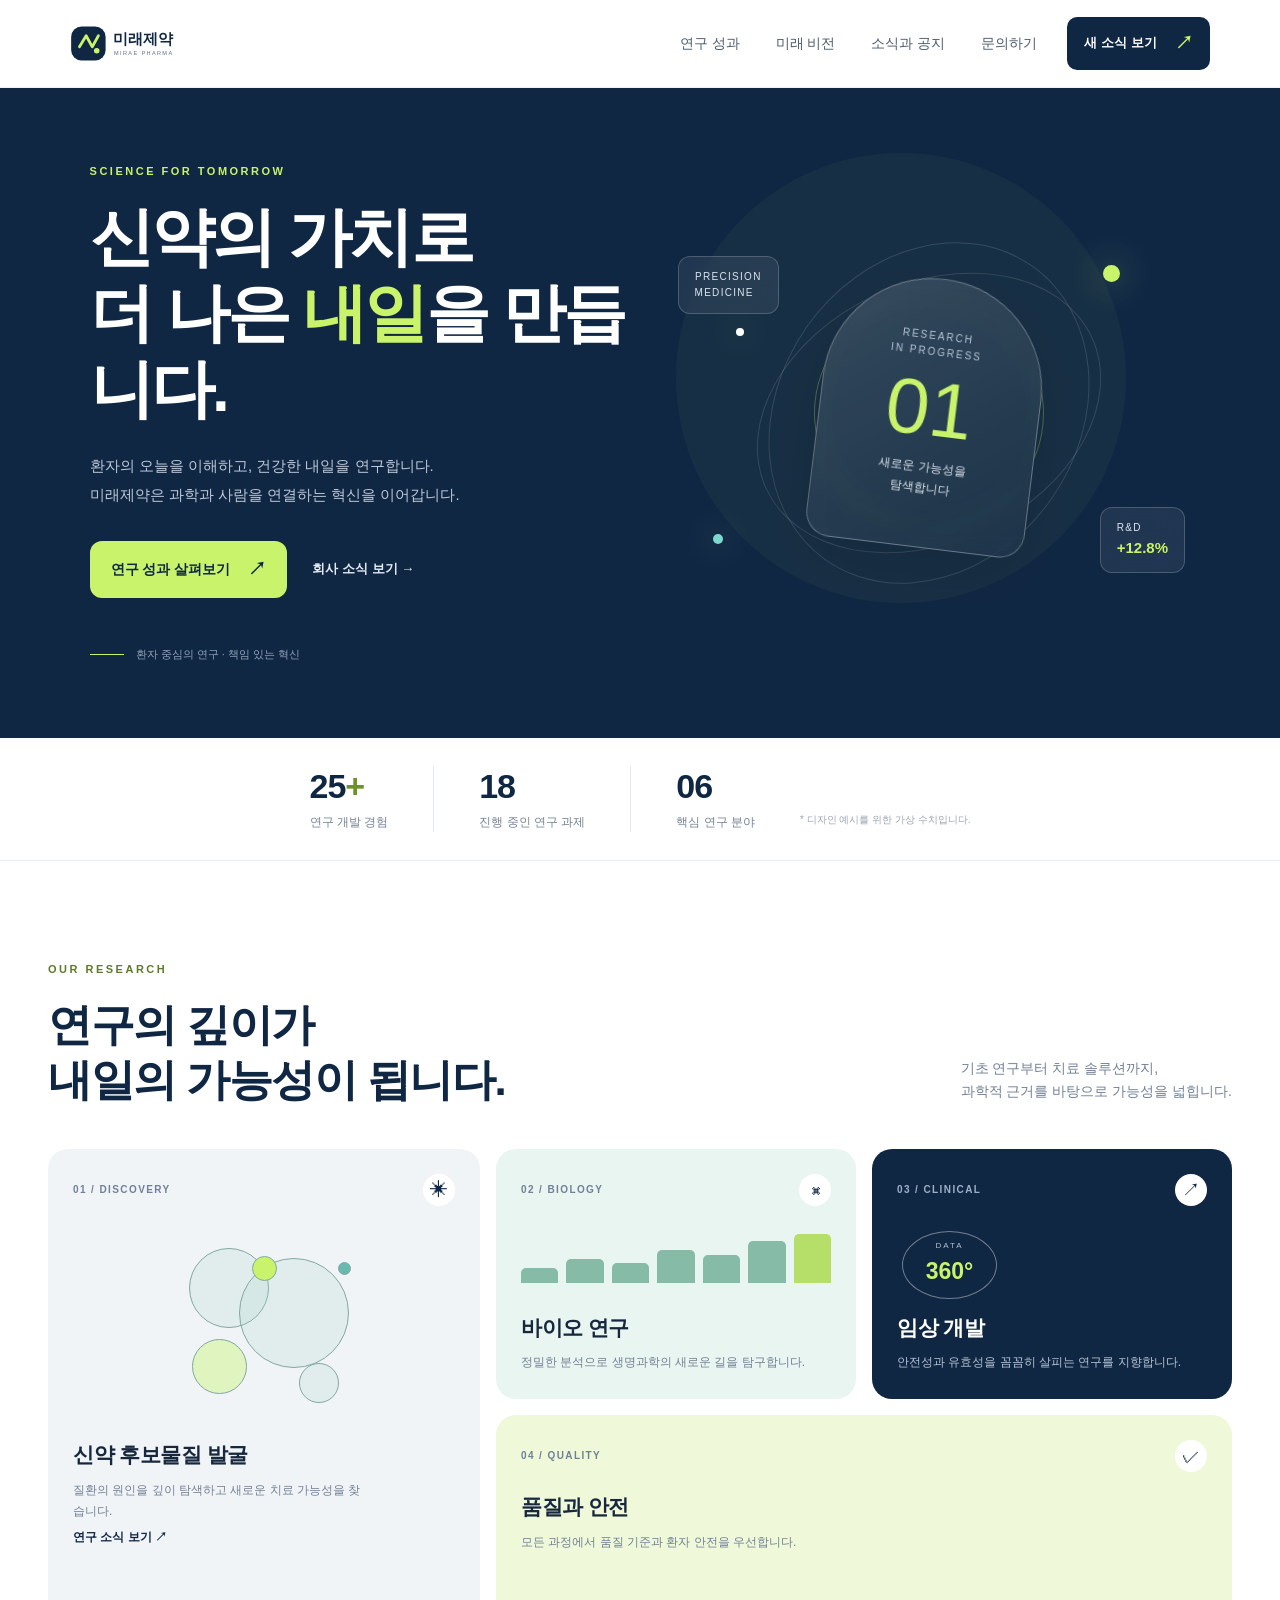
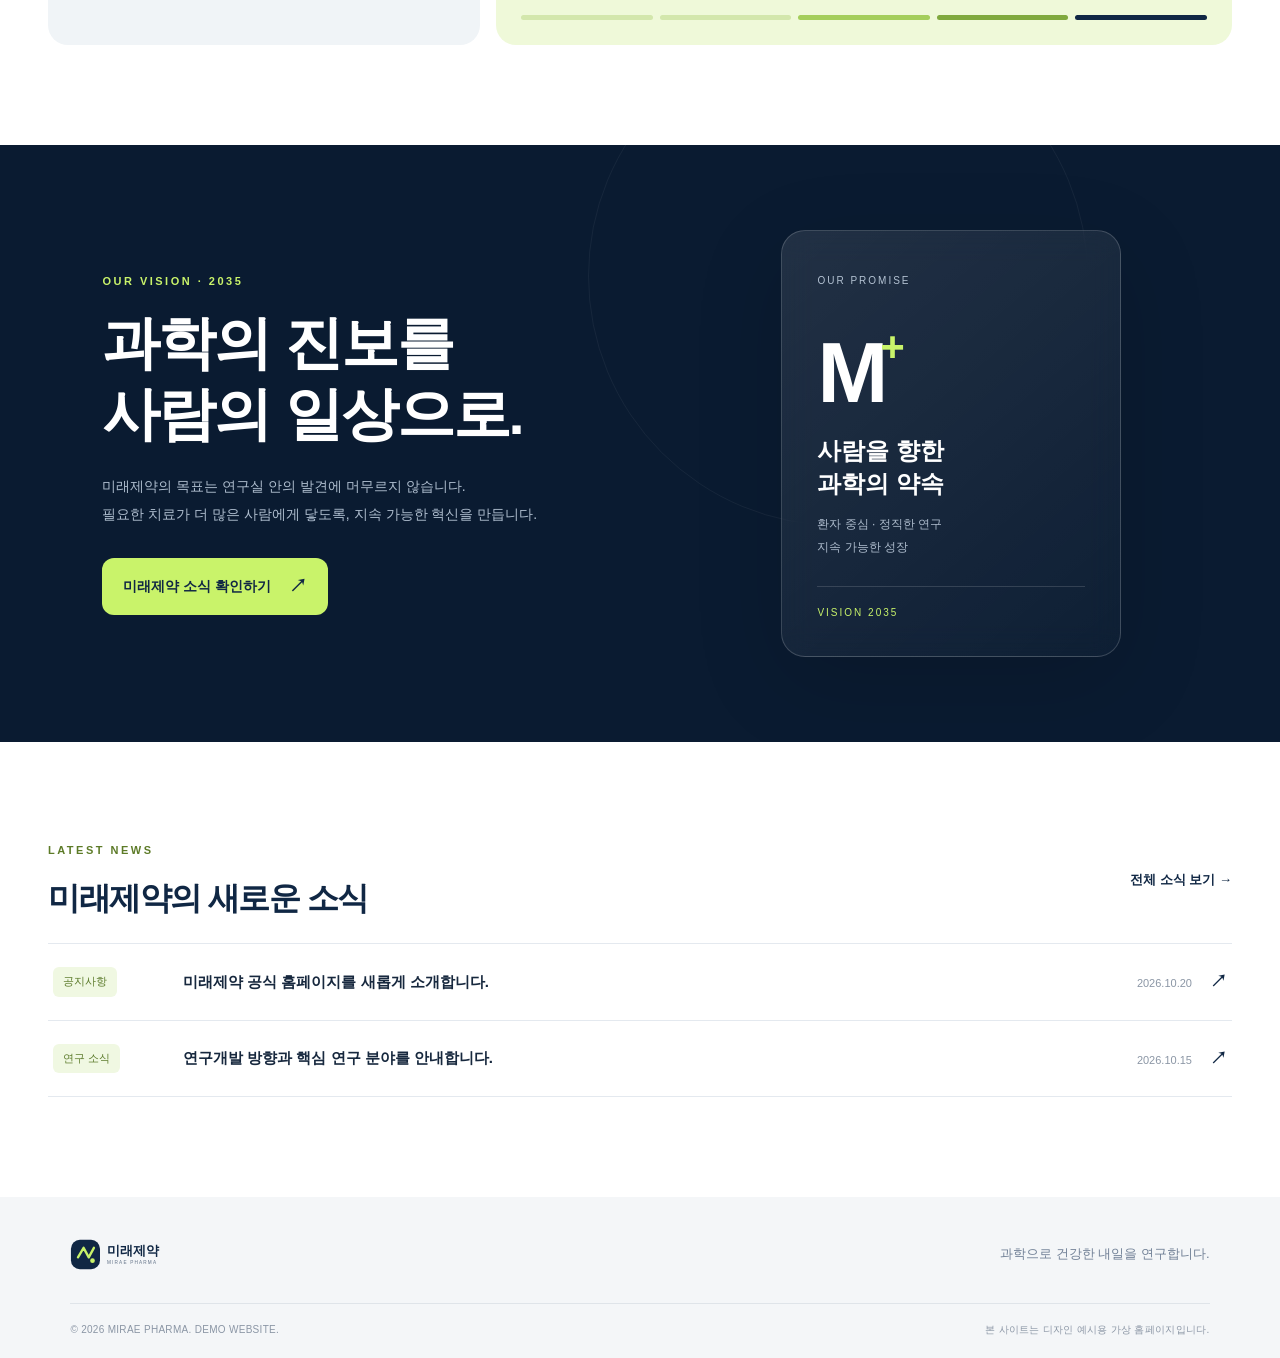
<file: index.html>
<!DOCTYPE html>
<html lang="ko">
<head>
  <meta charset="UTF-8">
  <meta name="viewport" content="width=device-width, initial-scale=1.0">
  <title>미래제약 | 더 나은 내일을 위한 연구</title>
  <link rel="stylesheet" href="home.css">
  <script src="home.js" defer></script>
</head>
<body>
  <header class="site-header">
    <a class="brand" href="index.html" aria-label="미래제약 홈"><img src="logo.svg" alt="미래제약 로고"></a>
    <button class="menu-toggle" id="menuToggle" aria-label="메뉴 열기">☰</button>
    <nav class="nav" id="mainNav">
      <a href="#research">연구 성과</a><a href="#vision">미래 비전</a><a href="board-list.html">소식과 공지</a><a href="#contact">문의하기</a>
    </nav>
    <a class="header-cta" href="board-list.html">새 소식 보기 <span>↗</span></a>
  </header>

  <main>
    <section class="hero">
      <div class="hero-copy">
        <p class="eyebrow"><span class="live-dot"></span> SCIENCE FOR TOMORROW</p>
        <h1>신약의 가치로<br>더 나은 <em>내일</em>을 만듭니다.</h1>
        <p class="hero-desc">환자의 오늘을 이해하고, 건강한 내일을 연구합니다.<br>미래제약은 과학과 사람을 연결하는 혁신을 이어갑니다.</p>
        <div class="hero-actions"><a class="btn btn-lime" href="#research">연구 성과 살펴보기 <span>↗</span></a><a class="text-link" href="board-list.html">회사 소식 보기 <span>→</span></a></div>
        <div class="hero-note"><span class="note-line"></span><span>환자 중심의 연구 · 책임 있는 혁신</span></div>
      </div>
      <div class="hero-art" aria-label="분자 구조를 표현한 장식 그래픽">
        <div class="orbit orbit-one"></div><div class="orbit orbit-two"></div><div class="orbit orbit-three"></div>
        <div class="molecule molecule-a"></div><div class="molecule molecule-b"></div><div class="molecule molecule-c"></div>
        <div class="hero-glass"><span class="glass-label">RESEARCH<br>IN PROGRESS</span><strong>01</strong><span class="glass-small">새로운 가능성을<br>탐색합니다</span></div>
        <div class="floating-tag tag-top">PRECISION<br>MEDICINE</div><div class="floating-tag tag-bottom">R&D <b>+12.8%</b></div>
      </div>
    </section>

    <section class="stats-strip">
      <div><span class="stat-number">25<span>+</span></span><span class="stat-label">연구 개발 경험</span></div>
      <div><span class="stat-number">18</span><span class="stat-label">진행 중인 연구 과제</span></div>
      <div><span class="stat-number">06</span><span class="stat-label">핵심 연구 분야</span></div>
      <p>* 디자인 예시를 위한 가상 수치입니다.</p>
    </section>

    <section class="section research-section" id="research">
      <div class="section-heading"><div><p class="eyebrow dark-eyebrow">OUR RESEARCH</p><h2>연구의 깊이가<br>내일의 가능성이 됩니다.</h2></div><p>기초 연구부터 치료 솔루션까지,<br>과학적 근거를 바탕으로 가능성을 넓힙니다.</p></div>
      <div class="bento-grid">
        <article class="research-card card-large"><div class="card-top"><span class="card-index">01 / DISCOVERY</span><span class="card-icon">✳</span></div><div class="card-graphic graphic-cells"><i></i><i></i><i></i><i></i><i></i><i></i></div><div><h3>신약 후보물질 발굴</h3><p>질환의 원인을 깊이 탐색하고 새로운 치료 가능성을 찾습니다.</p><a href="board-list.html" class="card-link">연구 소식 보기 ↗</a></div></article>
        <article class="research-card card-mint"><div class="card-top"><span class="card-index">02 / BIOLOGY</span><span class="card-icon">⌘</span></div><div class="mini-chart"><span style="height:30%"></span><span style="height:48%"></span><span style="height:41%"></span><span style="height:67%"></span><span style="height:58%"></span><span style="height:86%"></span><span style="height:100%"></span></div><h3>바이오 연구</h3><p>정밀한 분석으로 생명과학의 새로운 길을 탐구합니다.</p></article>
        <article class="research-card card-navy"><div class="card-top"><span class="card-index">03 / CLINICAL</span><span class="card-icon">↗</span></div><div class="ring-stat"><span>DATA<br><b>360°</b></span></div><h3>임상 개발</h3><p>안전성과 유효성을 꼼꼼히 살피는 연구를 지향합니다.</p></article>
        <article class="research-card card-lime"><div class="card-top"><span class="card-index">04 / QUALITY</span><span class="card-icon">✓</span></div><h3>품질과 안전</h3><p>모든 과정에서 품질 기준과 환자 안전을 우선합니다.</p><div class="quality-line"><span></span><span></span><span></span><span></span><span></span></div></article>
      </div>
    </section>

    <section class="vision-section" id="vision"><div class="vision-backdrop"></div><div class="vision-content"><p class="eyebrow">OUR VISION · 2035</p><h2>과학의 진보를<br>사람의 일상으로.</h2><p>미래제약의 목표는 연구실 안의 발견에 머무르지 않습니다.<br>필요한 치료가 더 많은 사람에게 닿도록, 지속 가능한 혁신을 만듭니다.</p><a href="board-list.html" class="btn btn-lime">미래제약 소식 확인하기 <span>↗</span></a></div><div class="vision-glass"><span class="glass-kicker">OUR PROMISE</span><div class="vision-symbol">M<span>+</span></div><h3>사람을 향한<br>과학의 약속</h3><p>환자 중심 · 정직한 연구<br>지속 가능한 성장</p><span class="glass-number">VISION 2035</span></div></section>

    <section class="section news-section"><div class="section-heading compact"><div><p class="eyebrow dark-eyebrow">LATEST NEWS</p><h2>미래제약의 새로운 소식</h2></div><a class="text-link" href="board-list.html">전체 소식 보기 →</a></div><div class="news-preview"><a href="board-view.html" class="news-item"><span class="news-category">공지사항</span><strong>미래제약 공식 홈페이지를 새롭게 소개합니다.</strong><span class="news-date">2026.10.20 <b>↗</b></span></a><a href="board-view.html" class="news-item"><span class="news-category">연구 소식</span><strong>연구개발 방향과 핵심 연구 분야를 안내합니다.</strong><span class="news-date">2026.10.15 <b>↗</b></span></a></div></section>
  </main>
  <footer id="contact"><div class="footer-top"><img src="logo.svg" alt="미래제약 로고"><p>과학으로 건강한 내일을 연구합니다.</p></div><div class="footer-bottom"><span>© 2026 MIRAE PHARMA. DEMO WEBSITE.</span><span>본 사이트는 디자인 예시용 가상 홈페이지입니다.</span></div></footer>
</body>
</html>
</file>
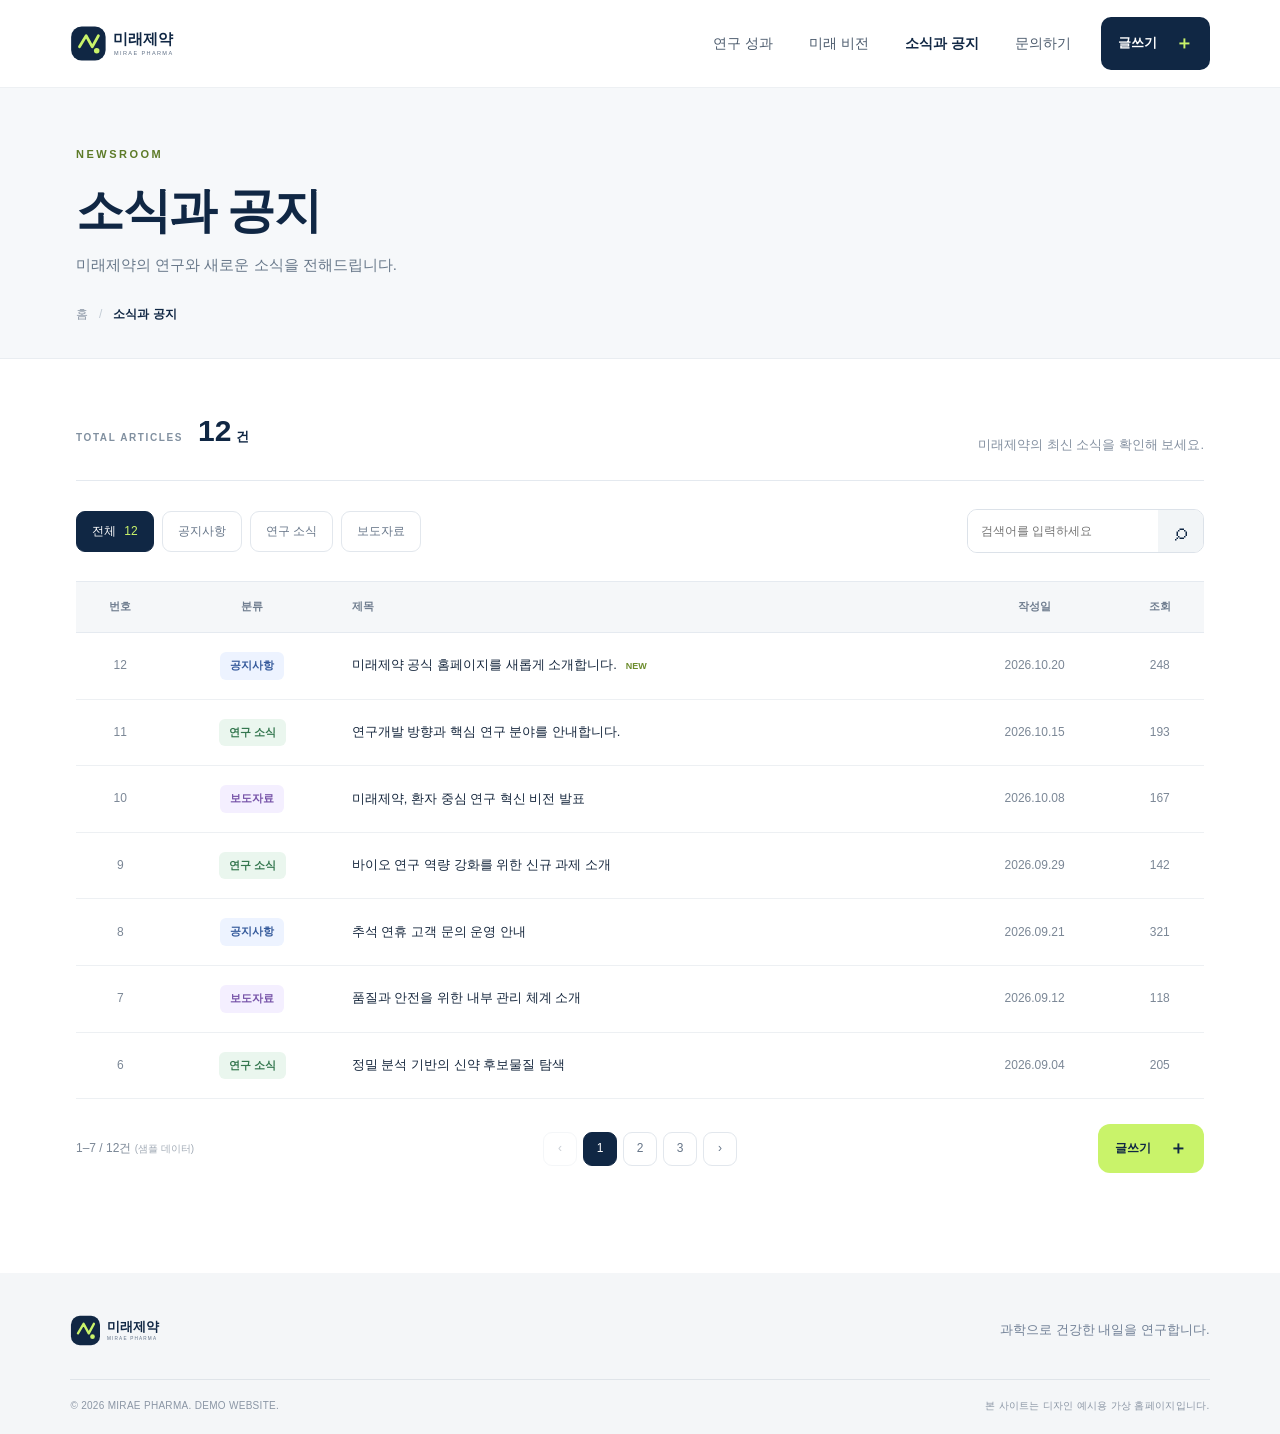
<file: board-list.html>
<!DOCTYPE html>
<html lang="ko">
<head><meta charset="UTF-8"><meta name="viewport" content="width=device-width, initial-scale=1.0"><title>소식과 공지 | 미래제약</title><link rel="stylesheet" href="board-list.css"><script src="board-list.js" defer></script></head>
<body>
<header class="site-header"><a class="brand" href="index.html"><img src="logo.svg" alt="미래제약 로고"></a><button class="menu-toggle" id="menuToggle" aria-label="메뉴 열기">☰</button><nav class="nav" id="mainNav"><a href="home.html#research">연구 성과</a><a href="home.html#vision">미래 비전</a><a class="active" href="board-list.html">소식과 공지</a><a href="home.html#contact">문의하기</a></nav><a class="header-cta" href="board-write.html">글쓰기 <span>＋</span></a></header>
<main><section class="page-hero"><div class="page-hero-inner"><p class="eyebrow dark-eyebrow">NEWSROOM</p><h1>소식과 공지</h1><p>미래제약의 연구와 새로운 소식을 전해드립니다.</p><div class="breadcrumb"><a href="home.html">홈</a><span>/</span><b>소식과 공지</b></div></div></section>
<section class="board-wrap"><div class="board-summary"><div><span class="summary-label">TOTAL ARTICLES</span><strong>12<span>건</span></strong></div><p>미래제약의 최신 소식을 확인해 보세요.</p></div>
<div class="board-tools"><div class="tabs" role="group" aria-label="게시글 분류"><button class="tab active" data-category="전체">전체 <span>12</span></button><button class="tab" data-category="공지사항">공지사항</button><button class="tab" data-category="연구 소식">연구 소식</button><button class="tab" data-category="보도자료">보도자료</button></div><div class="search-box"><input id="searchInput" type="search" placeholder="검색어를 입력하세요" aria-label="게시글 검색"><button id="searchButton" aria-label="검색">⌕</button></div></div>
<div class="table-wrap"><table class="board-table"><thead><tr><th>번호</th><th>분류</th><th class="title-col">제목</th><th>작성일</th><th>조회</th></tr></thead><tbody id="boardBody">
<tr data-category="공지사항"><td>12</td><td><span class="category-pill notice">공지사항</span></td><td class="title-col"><a href="board-view.html">미래제약 공식 홈페이지를 새롭게 소개합니다.</a><span class="new-label">NEW</span></td><td>2026.10.20</td><td>248</td></tr>
<tr data-category="연구 소식"><td>11</td><td><span class="category-pill research">연구 소식</span></td><td class="title-col"><a href="board-view.html">연구개발 방향과 핵심 연구 분야를 안내합니다.</a></td><td>2026.10.15</td><td>193</td></tr>
<tr data-category="보도자료"><td>10</td><td><span class="category-pill press">보도자료</span></td><td class="title-col"><a href="board-view.html">미래제약, 환자 중심 연구 혁신 비전 발표</a></td><td>2026.10.08</td><td>167</td></tr>
<tr data-category="연구 소식"><td>9</td><td><span class="category-pill research">연구 소식</span></td><td class="title-col"><a href="board-view.html">바이오 연구 역량 강화를 위한 신규 과제 소개</a></td><td>2026.09.29</td><td>142</td></tr>
<tr data-category="공지사항"><td>8</td><td><span class="category-pill notice">공지사항</span></td><td class="title-col"><a href="board-view.html">추석 연휴 고객 문의 운영 안내</a></td><td>2026.09.21</td><td>321</td></tr>
<tr data-category="보도자료"><td>7</td><td><span class="category-pill press">보도자료</span></td><td class="title-col"><a href="board-view.html">품질과 안전을 위한 내부 관리 체계 소개</a></td><td>2026.09.12</td><td>118</td></tr>
<tr data-category="연구 소식"><td>6</td><td><span class="category-pill research">연구 소식</span></td><td class="title-col"><a href="board-view.html">정밀 분석 기반의 신약 후보물질 탐색</a></td><td>2026.09.04</td><td>205</td></tr>
</tbody></table><p id="emptyMessage" class="empty-message" hidden>검색 결과가 없습니다. 다른 검색어를 입력해 주세요.</p></div>
<div class="board-bottom"><span>1–7 / 12건 <small>(샘플 데이터)</small></span><div class="pagination"><button class="page-arrow" aria-label="이전 페이지" disabled>‹</button><button class="page-number current">1</button><button class="page-number" data-page="2">2</button><button class="page-number" data-page="3">3</button><button class="page-arrow" aria-label="다음 페이지" data-page="2">›</button></div><a class="btn btn-lime write-btn" href="board-write.html">글쓰기 <span>＋</span></a></div>
</section></main><footer><div class="footer-top"><img src="logo.svg" alt="미래제약 로고"><p>과학으로 건강한 내일을 연구합니다.</p></div><div class="footer-bottom"><span>© 2026 MIRAE PHARMA. DEMO WEBSITE.</span><span>본 사이트는 디자인 예시용 가상 홈페이지입니다.</span></div></footer>
</body></html>
</file>
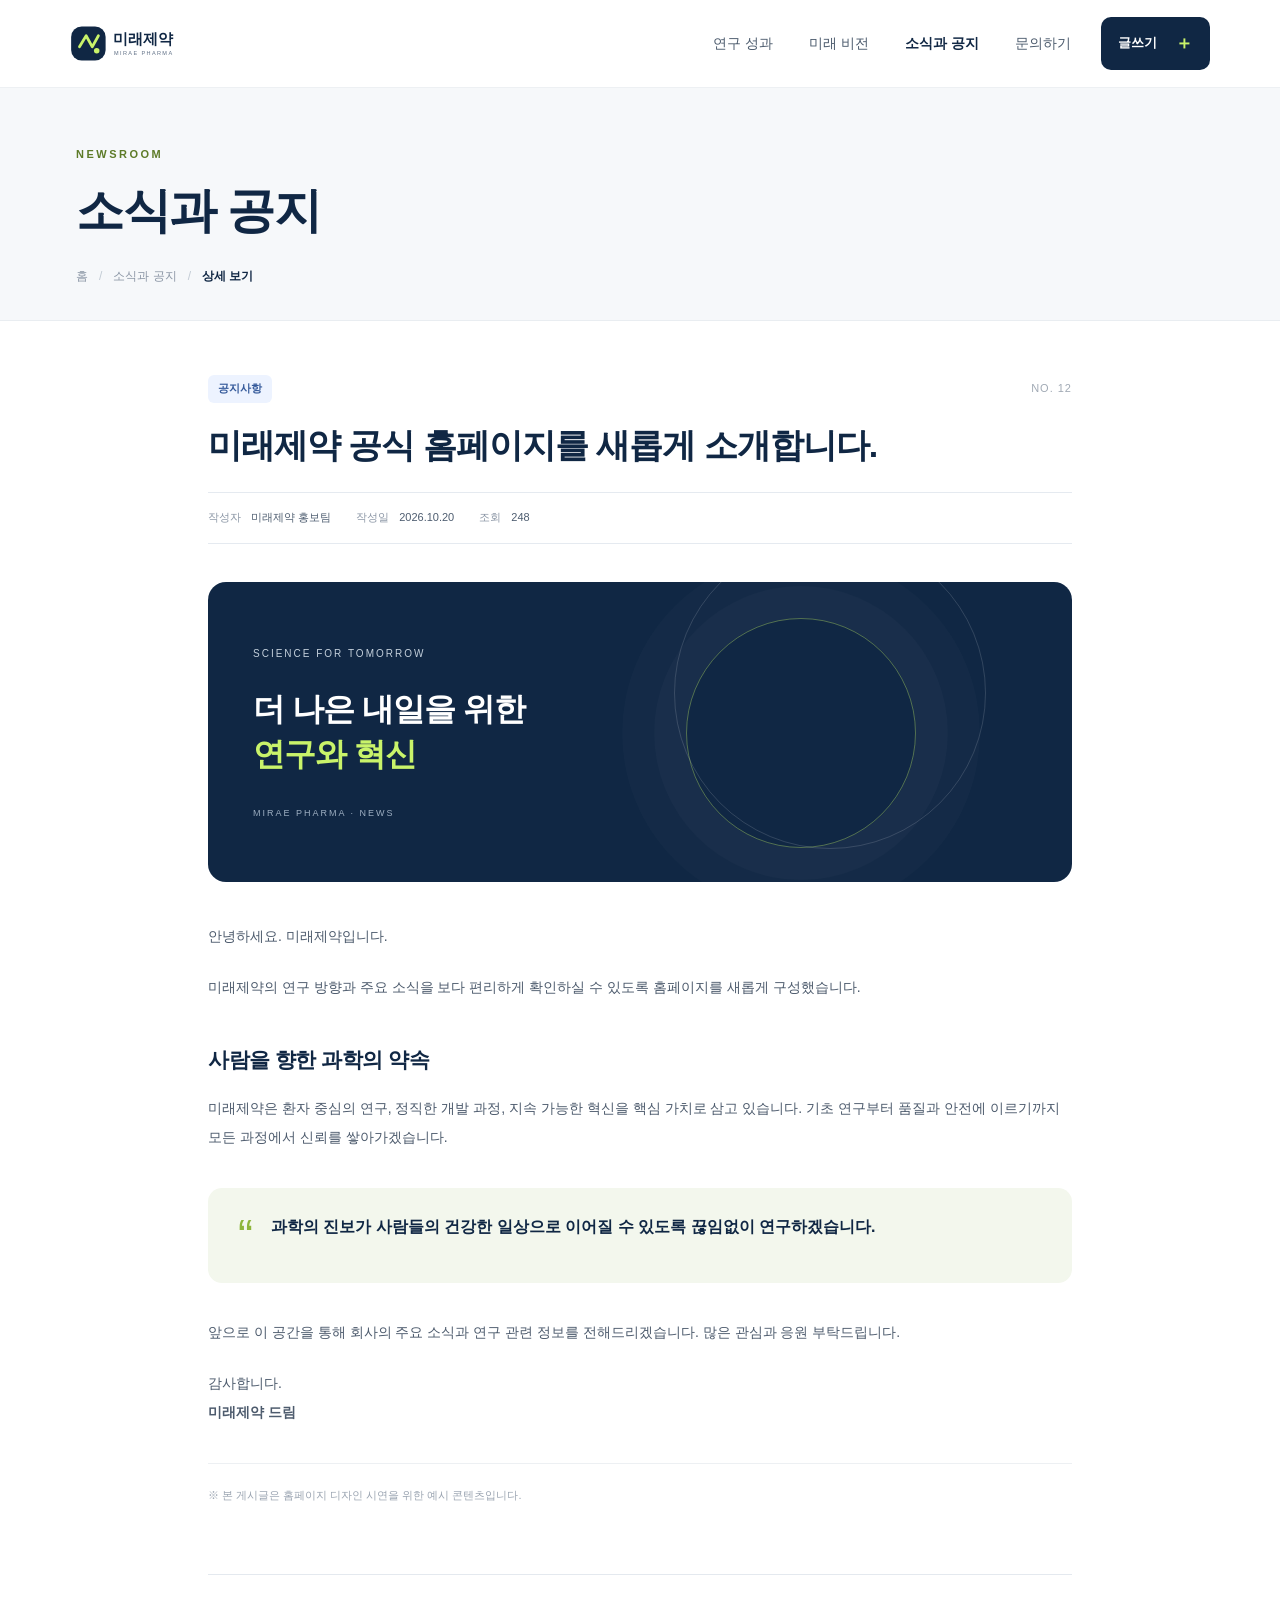
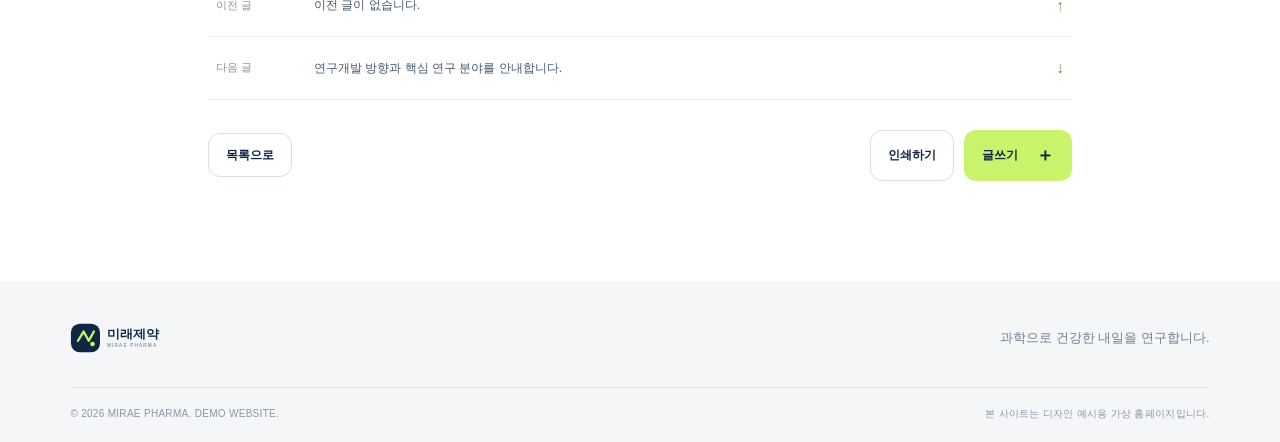
<file: board-view.html>
<!DOCTYPE html>
<html lang="ko">
<head><meta charset="UTF-8"><meta name="viewport" content="width=device-width, initial-scale=1.0"><title>미래제약 공식 홈페이지를 새롭게 소개합니다 | 미래제약</title><link rel="stylesheet" href="board-view.css"><script src="board-view.js" defer></script></head>
<body>
<header class="site-header"><a class="brand" href="index.html"><img src="logo.svg" alt="미래제약 로고"></a><button class="menu-toggle" id="menuToggle" aria-label="메뉴 열기">☰</button><nav class="nav" id="mainNav"><a href="home.html#research">연구 성과</a><a href="home.html#vision">미래 비전</a><a class="active" href="board-list.html">소식과 공지</a><a href="home.html#contact">문의하기</a></nav><a class="header-cta" href="board-write.html">글쓰기 <span>＋</span></a></header>
<main><section class="page-hero"><div class="page-hero-inner"><p class="eyebrow dark-eyebrow">NEWSROOM</p><h1>소식과 공지</h1><div class="breadcrumb"><a href="home.html">홈</a><span>/</span><a href="board-list.html">소식과 공지</a><span>/</span><b>상세 보기</b></div></div></section>
<section class="article-wrap"><div class="article-category"><span class="category-pill notice">공지사항</span><span class="article-id">NO. 12</span></div><h2 class="article-title">미래제약 공식 홈페이지를 새롭게 소개합니다.</h2><div class="article-meta"><span>작성자 <b>미래제약 홍보팀</b></span><span>작성일 <b>2026.10.20</b></span><span>조회 <b>248</b></span></div>
<article class="article-content"><div class="article-cover"><div class="cover-orbit"></div><div class="cover-copy"><span>SCIENCE FOR TOMORROW</span><strong>더 나은 내일을 위한<br><em>연구와 혁신</em></strong><small>MIRAE PHARMA · NEWS</small></div></div>
<p>안녕하세요. 미래제약입니다.</p><p>미래제약의 연구 방향과 주요 소식을 보다 편리하게 확인하실 수 있도록 홈페이지를 새롭게 구성했습니다.</p><h3>사람을 향한 과학의 약속</h3><p>미래제약은 환자 중심의 연구, 정직한 개발 과정, 지속 가능한 혁신을 핵심 가치로 삼고 있습니다. 기초 연구부터 품질과 안전에 이르기까지 모든 과정에서 신뢰를 쌓아가겠습니다.</p><div class="article-highlight"><span class="highlight-mark">“</span><p>과학의 진보가 사람들의 건강한 일상으로 이어질 수 있도록 끊임없이 연구하겠습니다.</p></div><p>앞으로 이 공간을 통해 회사의 주요 소식과 연구 관련 정보를 전해드리겠습니다. 많은 관심과 응원 부탁드립니다.</p><p>감사합니다.<br><b>미래제약 드림</b></p><p class="demo-note">※ 본 게시글은 홈페이지 디자인 시연을 위한 예시 콘텐츠입니다.</p></article>
<div class="article-nav"><a href="#" class="article-nav-item"><span>이전 글</span><strong>이전 글이 없습니다.</strong><span class="nav-arrow">↑</span></a><a href="board-view.html" class="article-nav-item"><span>다음 글</span><strong>연구개발 방향과 핵심 연구 분야를 안내합니다.</strong><span class="nav-arrow">↓</span></a></div>
<div class="article-actions"><a class="btn btn-outline" href="board-list.html">목록으로</a><div><button class="btn btn-outline" id="printButton">인쇄하기</button><a class="btn btn-lime" href="board-write.html">글쓰기 <span>＋</span></a></div></div>
</section></main><footer><div class="footer-top"><img src="logo.svg" alt="미래제약 로고"><p>과학으로 건강한 내일을 연구합니다.</p></div><div class="footer-bottom"><span>© 2026 MIRAE PHARMA. DEMO WEBSITE.</span><span>본 사이트는 디자인 예시용 가상 홈페이지입니다.</span></div></footer>
</body></html>
</file>
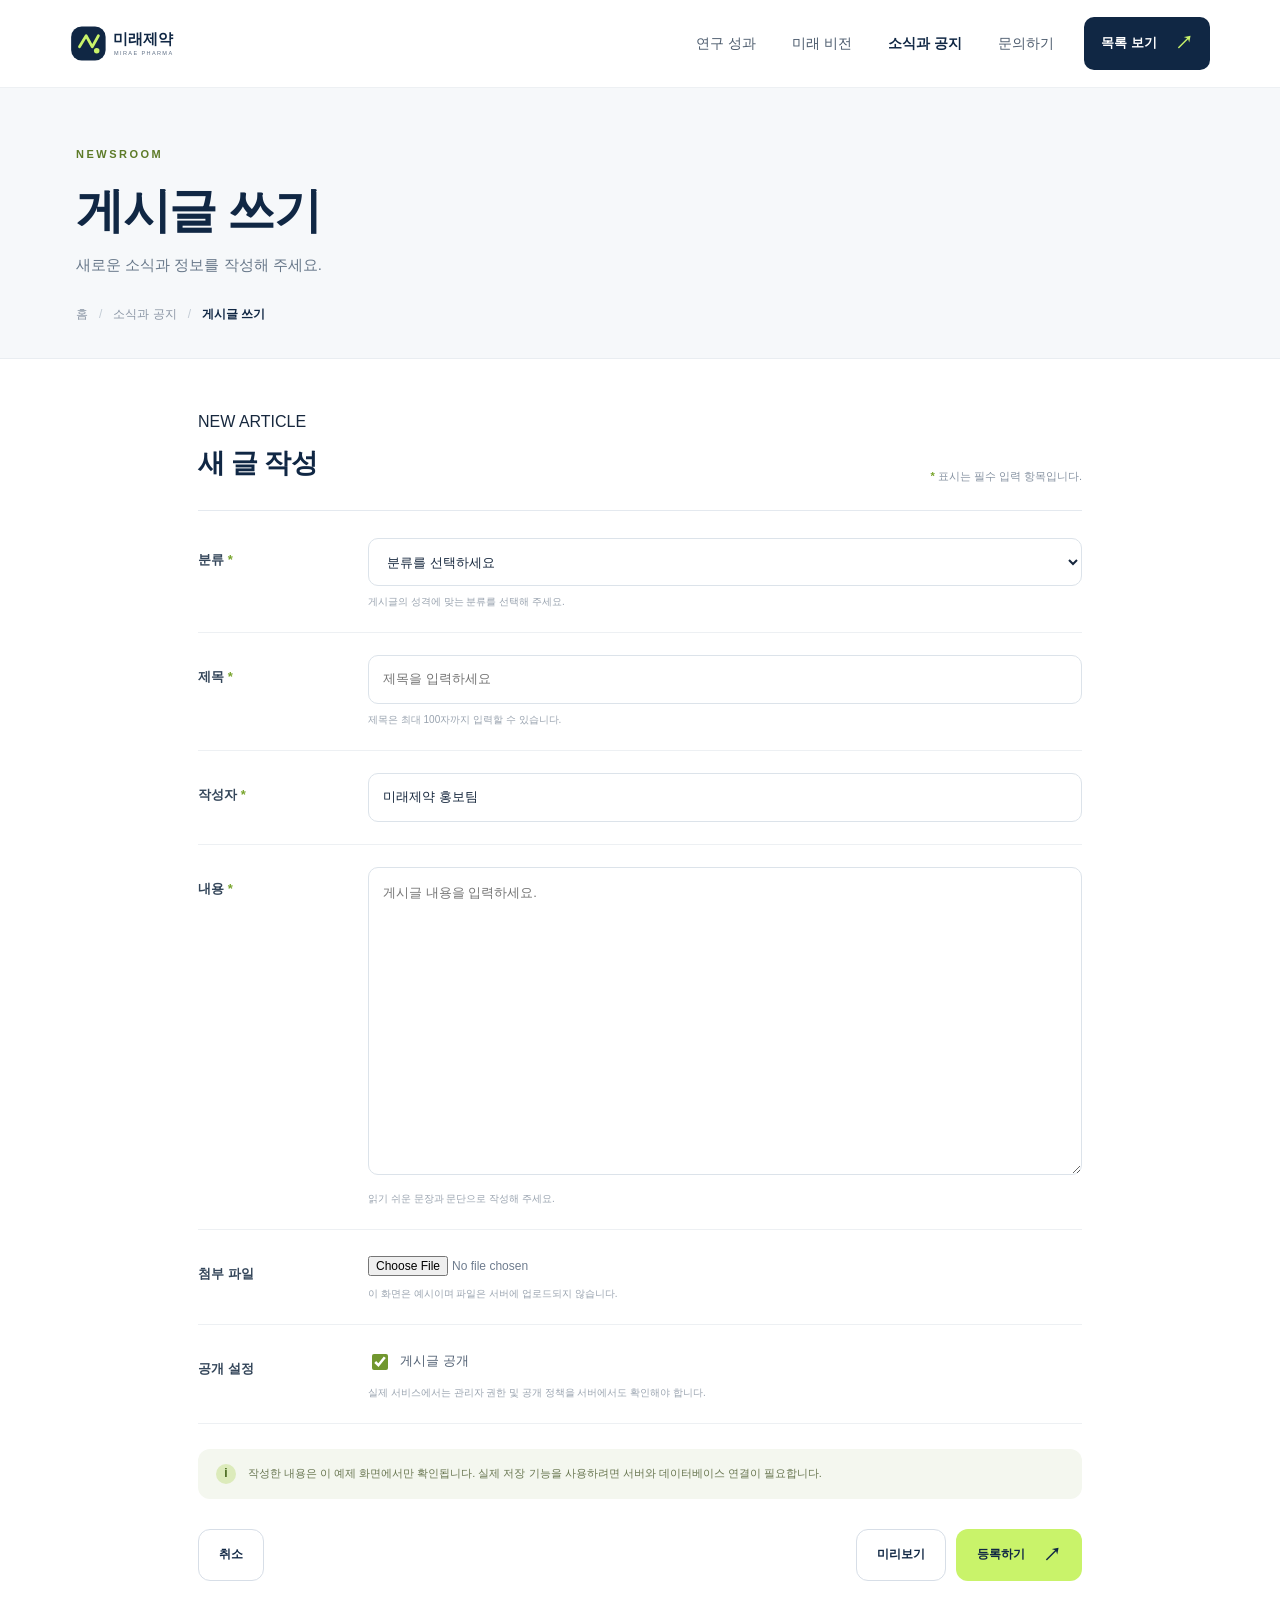
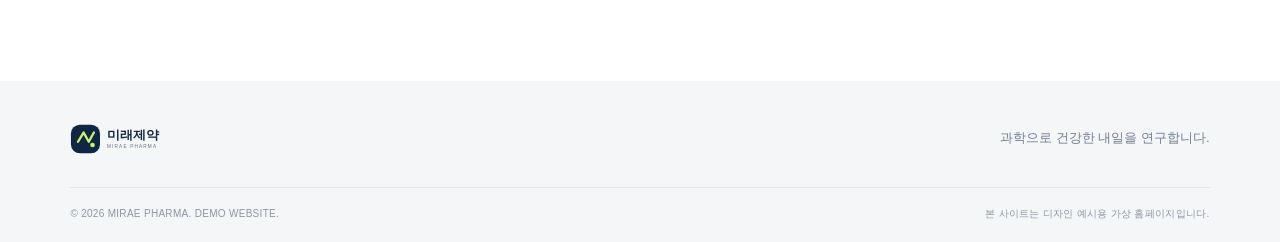
<file: board-write.html>
<!DOCTYPE html>
<html lang="ko">
<head><meta charset="UTF-8"><meta name="viewport" content="width=device-width, initial-scale=1.0"><title>게시글 쓰기 | 미래제약</title><link rel="stylesheet" href="board-write.css"><script src="board-write.js" defer></script></head>
<body>
<header class="site-header"><a class="brand" href="index.html"><img src="logo.svg" alt="미래제약 로고"></a><button class="menu-toggle" id="menuToggle" aria-label="메뉴 열기">☰</button><nav class="nav" id="mainNav"><a href="home.html#research">연구 성과</a><a href="home.html#vision">미래 비전</a><a class="active" href="board-list.html">소식과 공지</a><a href="home.html#contact">문의하기</a></nav><a class="header-cta" href="board-list.html">목록 보기 <span>↗</span></a></header>
<main><section class="page-hero"><div class="page-hero-inner"><p class="eyebrow dark-eyebrow">NEWSROOM</p><h1>게시글 쓰기</h1><p>새로운 소식과 정보를 작성해 주세요.</p><div class="breadcrumb"><a href="home.html">홈</a><span>/</span><a href="board-list.html">소식과 공지</a><span>/</span><b>게시글 쓰기</b></div></div></section>
<section class="write-wrap"><div class="write-heading"><div><span class="summary-label">NEW ARTICLE</span><h2>새 글 작성</h2></div><p><span class="required">*</span> 표시는 필수 입력 항목입니다.</p></div>
<form id="writeForm" novalidate>
<div class="form-row"><label for="category">분류 <span class="required">*</span></label><div class="field"><select id="category" name="category" required><option value="">분류를 선택하세요</option><option>공지사항</option><option>연구 소식</option><option>보도자료</option></select><small>게시글의 성격에 맞는 분류를 선택해 주세요.</small></div></div>
<div class="form-row"><label for="title">제목 <span class="required">*</span></label><div class="field"><input id="title" name="title" type="text" maxlength="100" placeholder="제목을 입력하세요" required><small>제목은 최대 100자까지 입력할 수 있습니다.</small></div></div>
<div class="form-row"><label for="writer">작성자 <span class="required">*</span></label><div class="field"><input id="writer" name="writer" type="text" placeholder="작성자 이름을 입력하세요" required value="미래제약 홍보팀"></div></div>
<div class="form-row content-row"><label for="content">내용 <span class="required">*</span></label><div class="field"><textarea id="content" name="content" rows="12" placeholder="게시글 내용을 입력하세요." required></textarea><small>읽기 쉬운 문장과 문단으로 작성해 주세요.</small></div></div>
<div class="form-row"><label for="attachment">첨부 파일</label><div class="field"><input id="attachment" name="attachment" type="file"><small>이 화면은 예시이며 파일은 서버에 업로드되지 않습니다.</small></div></div>
<div class="form-row privacy-row"><label>공개 설정</label><div class="field"><label class="check-label"><input type="checkbox" id="isPublic" checked> 게시글 공개</label><small>실제 서비스에서는 관리자 권한 및 공개 정책을 서버에서도 확인해야 합니다.</small></div></div>
<div class="form-notice"><span>i</span><p>작성한 내용은 이 예제 화면에서만 확인됩니다. 실제 저장 기능을 사용하려면 서버와 데이터베이스 연결이 필요합니다.</p></div>
<div class="form-actions"><a class="btn btn-outline" href="board-list.html">취소</a><div><button type="button" class="btn btn-outline" id="previewButton">미리보기</button><button type="submit" class="btn btn-lime">등록하기 <span>↗</span></button></div></div>
</form><section class="preview-panel" id="previewPanel" hidden><div class="preview-head"><h3>게시글 미리보기</h3><button type="button" id="closePreview" aria-label="미리보기 닫기">×</button></div><span id="previewCategory" class="category-pill notice">공지사항</span><h4 id="previewTitle"></h4><p id="previewWriter"></p><div id="previewContent"></div></section>
</section></main><footer><div class="footer-top"><img src="logo.svg" alt="미래제약 로고"><p>과학으로 건강한 내일을 연구합니다.</p></div><div class="footer-bottom"><span>© 2026 MIRAE PHARMA. DEMO WEBSITE.</span><span>본 사이트는 디자인 예시용 가상 홈페이지입니다.</span></div></footer>
</body></html>
</file>
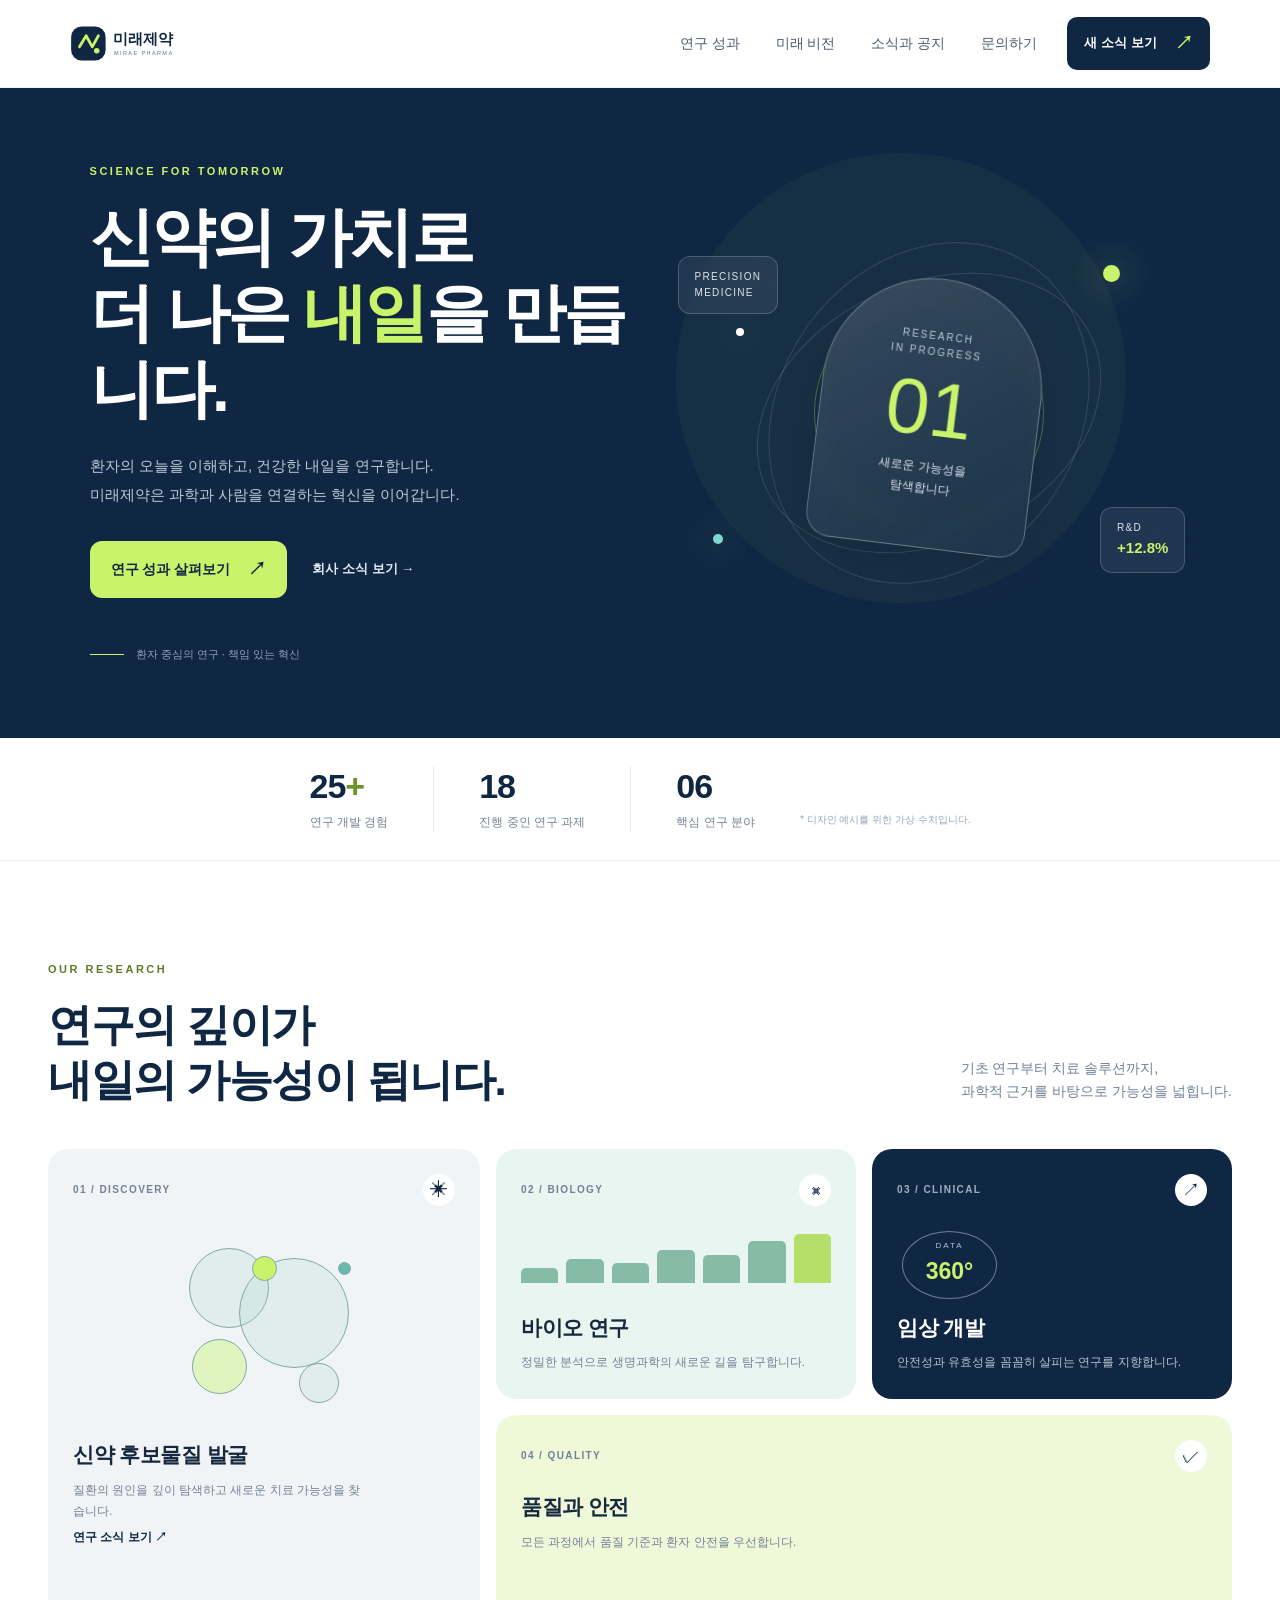
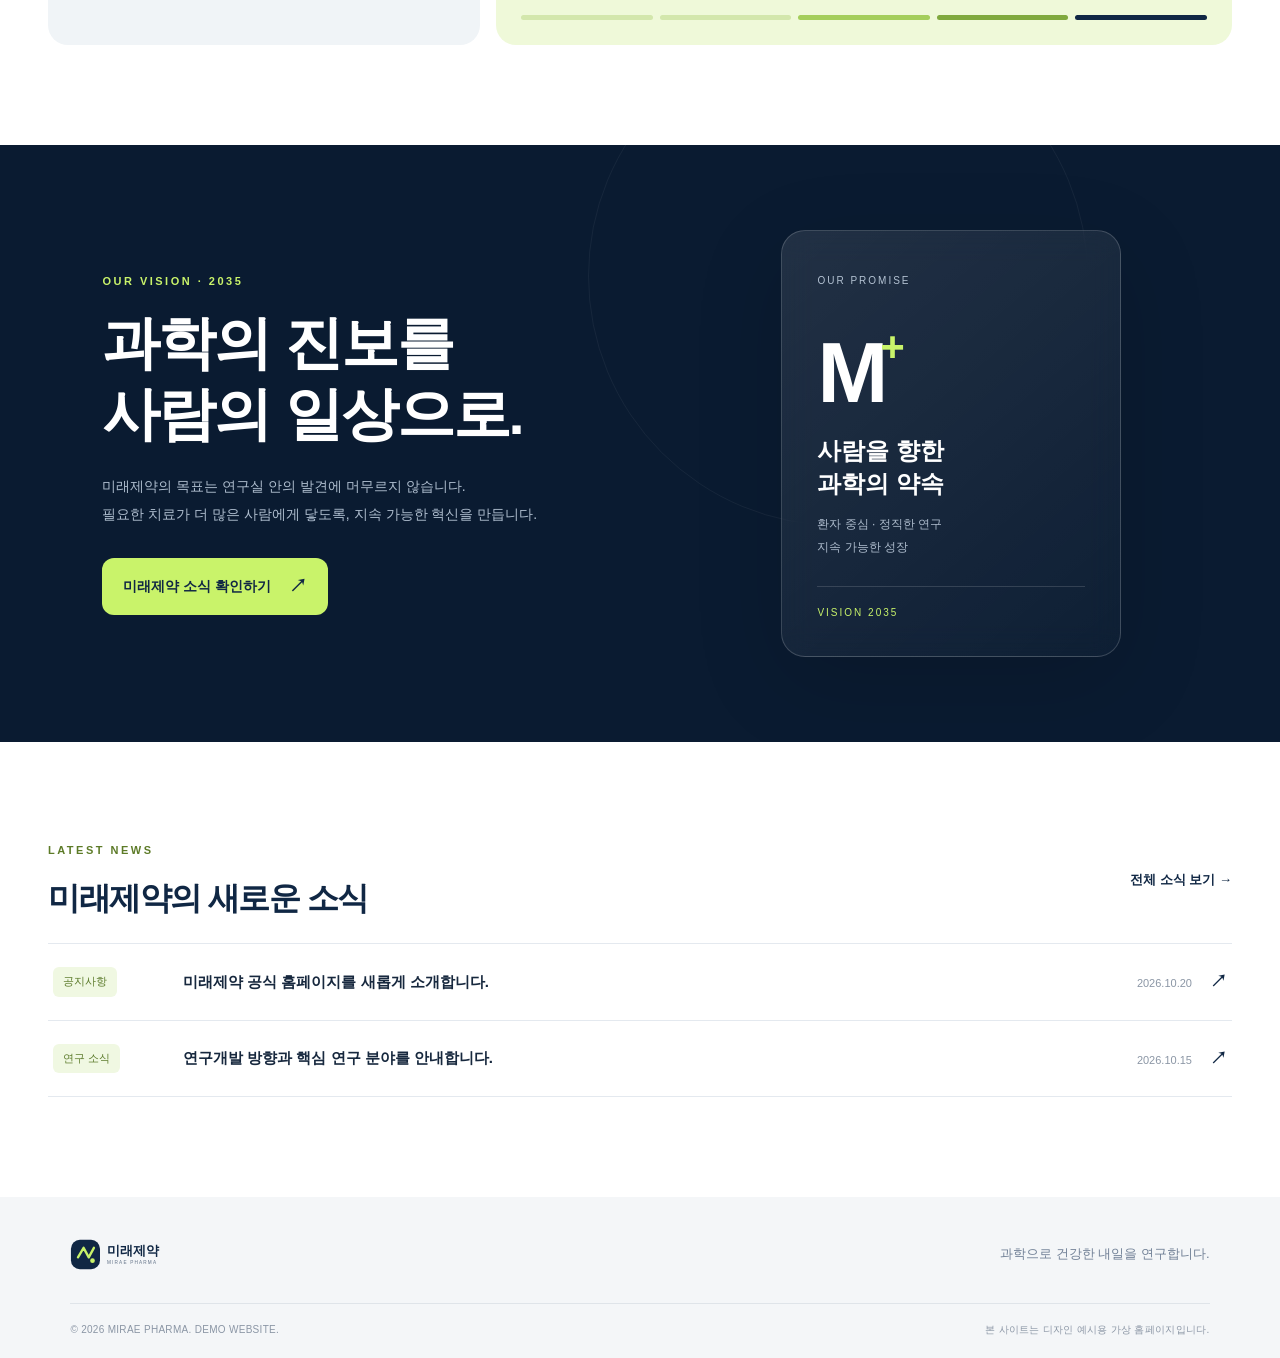
<file: home.html>
<!DOCTYPE html>
<html lang="ko">
<head>
  <meta charset="UTF-8">
  <meta name="viewport" content="width=device-width, initial-scale=1.0">
  <title>미래제약 | 더 나은 내일을 위한 연구</title>
  <link rel="stylesheet" href="home.css">
  <script src="home.js" defer></script>
</head>
<body>
  <header class="site-header">
    <a class="brand" href="home.html" aria-label="미래제약 홈"><img src="logo.svg" alt="미래제약 로고"></a>
    <button class="menu-toggle" id="menuToggle" aria-label="메뉴 열기">☰</button>
    <nav class="nav" id="mainNav">
      <a href="#research">연구 성과</a><a href="#vision">미래 비전</a><a href="board-list.html">소식과 공지</a><a href="#contact">문의하기</a>
    </nav>
    <a class="header-cta" href="board-list.html">새 소식 보기 <span>↗</span></a>
  </header>

  <main>
    <section class="hero">
      <div class="hero-copy">
        <p class="eyebrow"><span class="live-dot"></span> SCIENCE FOR TOMORROW</p>
        <h1>신약의 가치로<br>더 나은 <em>내일</em>을 만듭니다.</h1>
        <p class="hero-desc">환자의 오늘을 이해하고, 건강한 내일을 연구합니다.<br>미래제약은 과학과 사람을 연결하는 혁신을 이어갑니다.</p>
        <div class="hero-actions"><a class="btn btn-lime" href="#research">연구 성과 살펴보기 <span>↗</span></a><a class="text-link" href="board-list.html">회사 소식 보기 <span>→</span></a></div>
        <div class="hero-note"><span class="note-line"></span><span>환자 중심의 연구 · 책임 있는 혁신</span></div>
      </div>
      <div class="hero-art" aria-label="분자 구조를 표현한 장식 그래픽">
        <div class="orbit orbit-one"></div><div class="orbit orbit-two"></div><div class="orbit orbit-three"></div>
        <div class="molecule molecule-a"></div><div class="molecule molecule-b"></div><div class="molecule molecule-c"></div>
        <div class="hero-glass"><span class="glass-label">RESEARCH<br>IN PROGRESS</span><strong>01</strong><span class="glass-small">새로운 가능성을<br>탐색합니다</span></div>
        <div class="floating-tag tag-top">PRECISION<br>MEDICINE</div><div class="floating-tag tag-bottom">R&D <b>+12.8%</b></div>
      </div>
    </section>

    <section class="stats-strip">
      <div><span class="stat-number">25<span>+</span></span><span class="stat-label">연구 개발 경험</span></div>
      <div><span class="stat-number">18</span><span class="stat-label">진행 중인 연구 과제</span></div>
      <div><span class="stat-number">06</span><span class="stat-label">핵심 연구 분야</span></div>
      <p>* 디자인 예시를 위한 가상 수치입니다.</p>
    </section>

    <section class="section research-section" id="research">
      <div class="section-heading"><div><p class="eyebrow dark-eyebrow">OUR RESEARCH</p><h2>연구의 깊이가<br>내일의 가능성이 됩니다.</h2></div><p>기초 연구부터 치료 솔루션까지,<br>과학적 근거를 바탕으로 가능성을 넓힙니다.</p></div>
      <div class="bento-grid">
        <article class="research-card card-large"><div class="card-top"><span class="card-index">01 / DISCOVERY</span><span class="card-icon">✳</span></div><div class="card-graphic graphic-cells"><i></i><i></i><i></i><i></i><i></i><i></i></div><div><h3>신약 후보물질 발굴</h3><p>질환의 원인을 깊이 탐색하고 새로운 치료 가능성을 찾습니다.</p><a href="board-list.html" class="card-link">연구 소식 보기 ↗</a></div></article>
        <article class="research-card card-mint"><div class="card-top"><span class="card-index">02 / BIOLOGY</span><span class="card-icon">⌘</span></div><div class="mini-chart"><span style="height:30%"></span><span style="height:48%"></span><span style="height:41%"></span><span style="height:67%"></span><span style="height:58%"></span><span style="height:86%"></span><span style="height:100%"></span></div><h3>바이오 연구</h3><p>정밀한 분석으로 생명과학의 새로운 길을 탐구합니다.</p></article>
        <article class="research-card card-navy"><div class="card-top"><span class="card-index">03 / CLINICAL</span><span class="card-icon">↗</span></div><div class="ring-stat"><span>DATA<br><b>360°</b></span></div><h3>임상 개발</h3><p>안전성과 유효성을 꼼꼼히 살피는 연구를 지향합니다.</p></article>
        <article class="research-card card-lime"><div class="card-top"><span class="card-index">04 / QUALITY</span><span class="card-icon">✓</span></div><h3>품질과 안전</h3><p>모든 과정에서 품질 기준과 환자 안전을 우선합니다.</p><div class="quality-line"><span></span><span></span><span></span><span></span><span></span></div></article>
      </div>
    </section>

    <section class="vision-section" id="vision"><div class="vision-backdrop"></div><div class="vision-content"><p class="eyebrow">OUR VISION · 2035</p><h2>과학의 진보를<br>사람의 일상으로.</h2><p>미래제약의 목표는 연구실 안의 발견에 머무르지 않습니다.<br>필요한 치료가 더 많은 사람에게 닿도록, 지속 가능한 혁신을 만듭니다.</p><a href="board-list.html" class="btn btn-lime">미래제약 소식 확인하기 <span>↗</span></a></div><div class="vision-glass"><span class="glass-kicker">OUR PROMISE</span><div class="vision-symbol">M<span>+</span></div><h3>사람을 향한<br>과학의 약속</h3><p>환자 중심 · 정직한 연구<br>지속 가능한 성장</p><span class="glass-number">VISION 2035</span></div></section>

    <section class="section news-section"><div class="section-heading compact"><div><p class="eyebrow dark-eyebrow">LATEST NEWS</p><h2>미래제약의 새로운 소식</h2></div><a class="text-link" href="board-list.html">전체 소식 보기 →</a></div><div class="news-preview"><a href="board-view.html" class="news-item"><span class="news-category">공지사항</span><strong>미래제약 공식 홈페이지를 새롭게 소개합니다.</strong><span class="news-date">2026.10.20 <b>↗</b></span></a><a href="board-view.html" class="news-item"><span class="news-category">연구 소식</span><strong>연구개발 방향과 핵심 연구 분야를 안내합니다.</strong><span class="news-date">2026.10.15 <b>↗</b></span></a></div></section>
  </main>
  <footer id="contact"><div class="footer-top"><img src="logo.svg" alt="미래제약 로고"><p>과학으로 건강한 내일을 연구합니다.</p></div><div class="footer-bottom"><span>© 2026 MIRAE PHARMA. DEMO WEBSITE.</span><span>본 사이트는 디자인 예시용 가상 홈페이지입니다.</span></div></footer>
</body>
</html>
</file>
<file: home.css>
/* ==============================
   미래제약 공통 디자인
   초보자 참고: 이 파일은 색상, 여백, 버튼처럼 화면의 모양을 정합니다.
   ============================== */
:root{--navy:#102744;--navy-deep:#0a1b31;--lime:#c9f36a;--ink:#17283e;--muted:#718096;--line:#e4e9ef;--paper:#f6f8fa;--mint:#eaf5f0}
*{box-sizing:border-box}
html{scroll-behavior:smooth}
body{margin:0;font-family:Arial,"Malgun Gothic",sans-serif;color:var(--ink);background:#fff;line-height:1.6}
a{color:inherit;text-decoration:none}
button,input,select,textarea{font:inherit}
button,a{ -webkit-tap-highlight-color:transparent}
.site-header{height:88px;display:flex;align-items:center;justify-content:space-between;padding:0 max(5.5%,calc((100% - 1240px)/2));gap:30px;background:#fff;border-bottom:1px solid #edf0f3;position:relative;z-index:10}
.brand{display:flex;align-items:center;flex-shrink:0}.brand img{width:178px;height:auto;display:block}
.nav{display:flex;align-items:center;gap:36px;margin-left:auto}.nav a{font-size:14px;color:#4c5b6d;transition:color .2s}.nav a:hover,.nav a.active{color:var(--navy);font-weight:700}
.header-cta{display:inline-flex;align-items:center;gap:18px;padding:12px 17px;background:var(--navy);color:#fff;border-radius:10px;font-size:13px;font-weight:700;white-space:nowrap}.header-cta span{color:var(--lime);font-size:18px}
.menu-toggle{display:none;background:#f1f4f7;border:0;border-radius:12px;width:44px;height:44px;font-size:22px;color:var(--navy)}
.btn{min-height:48px;display:inline-flex;align-items:center;justify-content:center;gap:18px;padding:13px 20px;border-radius:12px;font-weight:700;font-size:14px;border:1px solid transparent;cursor:pointer;transition:transform .2s,background .2s}.btn:hover{transform:translateY(-2px)}.btn-lime{background:var(--lime);color:var(--navy)}.btn-lime span{font-size:18px}.btn-outline{background:#fff;border-color:#d7dee7;color:var(--navy)}
.eyebrow{font-size:11px;letter-spacing:2.5px;font-weight:800;color:var(--lime);margin:0 0 18px}.dark-eyebrow{color:#5d7b28}
.section{max-width:1240px;margin:0 auto;padding:100px 28px}
.section-heading{display:flex;justify-content:space-between;align-items:flex-end;gap:35px;margin-bottom:42px}.section-heading h2{font-size:clamp(30px,4vw,44px);line-height:1.25;letter-spacing:-1.5px;margin:0;color:var(--navy)}.section-heading>p{color:var(--muted);font-size:14px;margin:0 0 5px}
footer{background:#f4f6f8;padding:34px max(5.5%,calc((100% - 1240px)/2)) 20px}.footer-top{display:flex;align-items:center;justify-content:space-between;padding-bottom:25px;border-bottom:1px solid #dfe4e9}.footer-top img{width:150px}.footer-top p{font-size:13px;color:var(--muted)}.footer-bottom{display:flex;justify-content:space-between;gap:16px;padding-top:18px;font-size:10px;color:#8b96a5;letter-spacing:.3px}
.page-hero{background:#f6f8fa;border-bottom:1px solid #e9edf1}.page-hero-inner{max-width:1184px;margin:auto;padding:58px 28px 34px;position:relative}.page-hero h1{margin:0;color:var(--navy);font-size:clamp(34px,5vw,48px);letter-spacing:-1.5px;line-height:1.2}.page-hero p:not(.eyebrow){margin:14px 0 0;color:#68788a;font-size:15px}.breadcrumb{display:flex;gap:11px;align-items:center;margin-top:28px;font-size:12px;color:#8b96a5}.breadcrumb b{color:var(--navy)}.breadcrumb span{color:#c2cbd4}
.category-pill{display:inline-flex;align-items:center;padding:5px 10px;border-radius:6px;font-size:11px;font-weight:700;white-space:nowrap}.category-pill.notice{background:#edf3ff;color:#355a9b}.category-pill.research{background:#eaf6ee;color:#33764e}.category-pill.press{background:#f4efff;color:#7652a8}
@media(max-width:900px){.site-header{height:76px;padding:0 22px;gap:12px}.brand img{width:155px}.menu-toggle{display:block;margin-left:auto}.nav{display:none;position:absolute;left:0;right:0;top:76px;padding:18px 24px 24px;background:#fff;border-bottom:1px solid var(--line);box-shadow:0 14px 25px #10274412;flex-direction:column;align-items:stretch;gap:0}.nav.open{display:flex}.nav a{padding:13px 4px;border-bottom:1px solid #f0f2f4}.header-cta{padding:10px 12px;gap:8px;font-size:12px}.section{padding:70px 22px}.section-heading{align-items:flex-start;flex-direction:column}.footer-top{align-items:flex-start;flex-direction:column;gap:8px}.footer-bottom{flex-direction:column;gap:5px}.page-hero-inner{padding:42px 22px 28px}}
@media(max-width:480px){.brand img{width:135px}.header-cta{font-size:0;padding:10px 12px}.header-cta span{font-size:20px}.btn{width:100%;min-height:50px}.page-hero h1{font-size:35px}}

/* 첫 화면: 네이비색을 크게 사용해 신뢰감과 연구 이미지를 표현합니다. */
.hero{min-height:570px;background:var(--navy);color:#fff;display:grid;grid-template-columns:1.05fr .95fr;align-items:center;padding:75px max(7%,calc((100% - 1180px)/2));overflow:hidden;position:relative}
.hero:after{content:"";position:absolute;width:450px;height:450px;border-radius:50%;background:#c9f36a0a;right:12%;top:10%}
.hero-copy{position:relative;z-index:2}.hero h1{font-size:clamp(40px,5vw,65px);line-height:1.19;letter-spacing:-2.8px;margin:0 0 25px}.hero h1 em{font-style:normal;color:var(--lime)}.hero-desc{color:#bdc9d8;line-height:1.9;font-size:15px}.hero-actions{display:flex;align-items:center;gap:25px;margin-top:32px}.text-link{font-size:13px;color:var(--navy);font-weight:700}.hero .text-link{color:#e5ebf2}.hero-note{display:flex;align-items:center;gap:12px;color:#92a2b7;font-size:11px;margin-top:48px}.note-line{width:34px;height:1px;background:var(--lime)}
.hero-art{height:390px;position:relative;display:flex;align-items:center;justify-content:center;z-index:1}.orbit{position:absolute;border:1px solid #ffffff21;border-radius:50%;transform:rotate(-25deg)}.orbit-one{width:360px;height:260px}.orbit-two{width:300px;height:360px;transform:rotate(35deg)}.orbit-three{width:230px;height:230px;border-color:#c9f36a4d}.molecule{position:absolute;width:17px;height:17px;border-radius:50%;background:var(--lime);box-shadow:0 0 35px #c9f36a88}.molecule-a{top:47px;right:70px}.molecule-b{bottom:64px;left:45px;width:10px;height:10px;background:#7dd9ce}.molecule-c{top:110px;left:68px;width:8px;height:8px;background:#fff}.hero-glass{width:220px;height:270px;border:1px solid #ffffff48;border-radius:110px 110px 25px 25px;background:linear-gradient(145deg,#ffffff20,#ffffff04);backdrop-filter:blur(10px);display:flex;flex-direction:column;align-items:center;justify-content:center;box-shadow:0 20px 70px #0002;transform:rotate(7deg)}.glass-label{font-size:10px;letter-spacing:2px;color:#b9c9d9;text-align:center}.hero-glass strong{font-size:78px;line-height:1.25;color:var(--lime);font-weight:500}.glass-small{text-align:center;font-size:12px;line-height:1.7;color:#e0e7ef}.floating-tag{position:absolute;background:#ffffff12;border:1px solid #ffffff30;backdrop-filter:blur(12px);border-radius:12px;padding:12px 16px;font-size:10px;letter-spacing:1.3px;line-height:1.6;color:#dce5ef}.tag-top{top:38px;left:10px}.tag-bottom{bottom:35px;right:5px}.tag-bottom b{color:var(--lime);font-size:15px;display:block;letter-spacing:0}
.stats-strip{display:flex;align-items:center;justify-content:center;gap:0;padding:28px 5%;border-bottom:1px solid #e9edf1}.stats-strip>div{padding:0 45px;border-right:1px solid #e4e9ef;display:flex;flex-direction:column}.stats-strip>div:first-child{padding-left:0}.stats-strip>div:nth-child(3){border:0}.stat-number{font-size:34px;font-weight:800;line-height:1.2;color:var(--navy);letter-spacing:-1px}.stat-number span{color:#6e9228}.stat-label{font-size:12px;color:#758295;margin-top:6px}.stats-strip>p{font-size:10px;color:#9aa4b1;align-self:flex-end;margin:0 0 4px}
.bento-grid{display:grid;grid-template-columns:1.2fr 1fr 1fr;grid-template-rows:250px 230px;gap:16px}.research-card{border-radius:20px;padding:25px;position:relative;overflow:hidden;display:flex;flex-direction:column}.card-large{grid-row:span 2;background:#f0f4f7}.card-mint{background:#e9f5f0}.card-navy{background:var(--navy);color:#fff}.card-lime{background:#eff9d9;grid-column:span 2}.card-top{display:flex;align-items:center;justify-content:space-between}.card-index{font-size:10px;letter-spacing:1.4px;font-weight:800;color:#718096}.card-navy .card-index{color:#9eb0c6}.card-icon{width:32px;height:32px;display:grid;place-items:center;border-radius:50%;background:#fff;color:var(--navy);font-size:18px}.research-card h3{font-size:21px;margin:18px 0 8px;letter-spacing:-.5px}.research-card p{font-size:12px;line-height:1.8;color:#728094;margin:0;max-width:290px}.card-navy p{color:#b6c4d4}.card-large h3{margin-top:auto}.card-graphic{height:200px;position:relative;margin:22px auto 10px;width:100%;display:flex;justify-content:center;align-items:center}.graphic-cells i{position:absolute;width:80px;height:80px;border-radius:50%;border:1px solid #80a9a1;background:#a7d2c433}.graphic-cells i:nth-child(1){transform:translate(-35px,-40px)}.graphic-cells i:nth-child(2){transform:translate(30px,-15px);width:110px;height:110px}.graphic-cells i:nth-child(3){transform:translate(-45px,38px);width:55px;height:55px;background:#c9f36a66}.graphic-cells i:nth-child(4){transform:translate(55px,55px);width:40px;height:40px}.graphic-cells i:nth-child(5){transform:translate(0,-60px);width:25px;height:25px;background:#c9f36a}.graphic-cells i:nth-child(6){transform:translate(80px,-60px);width:13px;height:13px;background:#6ab9b0}.card-link{font-size:12px;font-weight:700;margin-top:24px;color:var(--navy)}.mini-chart{display:flex;align-items:flex-end;gap:8px;height:68px;margin:28px 0 10px}.mini-chart span{flex:1;border-radius:5px 5px 0 0;background:#86bba8}.mini-chart span:last-child{background:#b5df69}.ring-stat{width:95px;height:95px;border-radius:50%;border:1px solid #ffffff66;display:grid;place-items:center;margin:25px 0 0 5px;text-align:center;font-size:8px;letter-spacing:2px;color:#afc1d4}.ring-stat b{font-size:23px;color:var(--lime);letter-spacing:0}.card-navy h3{margin-top:12px}.quality-line{display:flex;gap:7px;margin-top:auto}.quality-line span{height:5px;border-radius:10px;background:#d3e7ac;flex:1}.quality-line span:nth-child(3){background:#a4ce5b}.quality-line span:nth-child(4){background:#80a93e}.quality-line span:nth-child(5){background:var(--navy)}
.vision-section{background:var(--navy-deep);color:#fff;padding:85px max(8%,calc((100% - 1120px)/2));display:grid;grid-template-columns:1.1fr .9fr;gap:70px;align-items:center;position:relative;overflow:hidden}.vision-backdrop{position:absolute;width:500px;height:500px;border-radius:50%;border:1px solid #ffffff0d;right:15%;top:-20%}.vision-content,.vision-glass{position:relative;z-index:1}.vision-content h2{font-size:clamp(38px,5vw,58px);line-height:1.22;letter-spacing:-2px;margin:0 0 22px}.vision-content>p:not(.eyebrow){font-size:14px;line-height:2;color:#aebdce;margin-bottom:30px}.vision-glass{border:1px solid #ffffff2d;border-radius:24px;padding:35px;background:linear-gradient(140deg,#ffffff19,#ffffff05);backdrop-filter:blur(15px);box-shadow:0 25px 90px #0002;max-width:340px;justify-self:center;width:100%}.glass-kicker{font-size:10px;letter-spacing:2px;color:#b4c2d2}.vision-symbol{font-size:85px;font-weight:800;line-height:1.2;color:#fff;letter-spacing:-8px;margin:30px 0 10px}.vision-symbol span{color:var(--lime);font-size:42px;vertical-align:top;letter-spacing:0}.vision-glass h3{font-size:24px;line-height:1.4;margin:0 0 12px}.vision-glass p{font-size:12px;line-height:1.9;color:#afbdce}.glass-number{display:block;border-top:1px solid #ffffff24;margin-top:28px;padding-top:18px;color:var(--lime);font-size:10px;letter-spacing:2px}
.compact{align-items:center;margin-bottom:25px}.compact h2{font-size:32px}.news-preview{border-top:1px solid var(--line)}.news-item{display:grid;grid-template-columns:110px 1fr 130px;align-items:center;gap:20px;padding:23px 5px;border-bottom:1px solid var(--line)}.news-category{font-size:11px;color:#5c7b2b;background:#f0f8e2;border-radius:6px;padding:6px 10px;justify-self:start}.news-item strong{font-size:15px}.news-date{font-size:11px;color:#8b96a5;text-align:right}.news-date b{margin-left:15px;color:var(--navy);font-size:17px}
@media(max-width:900px){.hero{grid-template-columns:1fr;padding:65px 24px 30px}.hero-art{height:330px;max-width:500px;width:100%;margin:15px auto 0}.stats-strip{flex-wrap:wrap;justify-content:flex-start;gap:20px;padding:25px 22px}.stats-strip>div{padding:0 20px 0 0}.stats-strip>div:first-child{padding-left:0}.stats-strip>p{width:100%;margin-top:0}.bento-grid{grid-template-columns:1fr 1fr;grid-template-rows:auto}.card-large{grid-row:auto;min-height:300px}.card-lime{grid-column:span 2;min-height:200px}.research-card{min-height:235px}.vision-section{grid-template-columns:1fr;padding:65px 24px;gap:35px}.vision-glass{justify-self:start}.news-item{grid-template-columns:90px 1fr}.news-date{grid-column:2;text-align:left}.compact h2{font-size:28px}}
@media(max-width:520px){.hero h1{font-size:42px}.hero-actions{align-items:stretch;flex-direction:column;gap:18px}.hero-note{margin-top:30px}.hero-art{transform:scale(.92);margin-top:0}.stats-strip>div{width:calc(50% - 10px);border:0;padding:0}.stat-number{font-size:29px}.bento-grid{grid-template-columns:1fr}.card-large,.card-lime{grid-column:auto}.research-card{min-height:220px}.card-large{min-height:300px}.news-item{grid-template-columns:1fr;gap:10px}.news-date{grid-column:1}.section-heading.compact{gap:18px}.compact .text-link{font-size:12px}}
</file>
<file: board-list.css>
/* ==============================
   미래제약 공통 디자인
   초보자 참고: 이 파일은 색상, 여백, 버튼처럼 화면의 모양을 정합니다.
   ============================== */
:root{--navy:#102744;--navy-deep:#0a1b31;--lime:#c9f36a;--ink:#17283e;--muted:#718096;--line:#e4e9ef;--paper:#f6f8fa;--mint:#eaf5f0}
*{box-sizing:border-box}
html{scroll-behavior:smooth}
body{margin:0;font-family:Arial,"Malgun Gothic",sans-serif;color:var(--ink);background:#fff;line-height:1.6}
a{color:inherit;text-decoration:none}
button,input,select,textarea{font:inherit}
button,a{ -webkit-tap-highlight-color:transparent}
.site-header{height:88px;display:flex;align-items:center;justify-content:space-between;padding:0 max(5.5%,calc((100% - 1240px)/2));gap:30px;background:#fff;border-bottom:1px solid #edf0f3;position:relative;z-index:10}
.brand{display:flex;align-items:center;flex-shrink:0}.brand img{width:178px;height:auto;display:block}
.nav{display:flex;align-items:center;gap:36px;margin-left:auto}.nav a{font-size:14px;color:#4c5b6d;transition:color .2s}.nav a:hover,.nav a.active{color:var(--navy);font-weight:700}
.header-cta{display:inline-flex;align-items:center;gap:18px;padding:12px 17px;background:var(--navy);color:#fff;border-radius:10px;font-size:13px;font-weight:700;white-space:nowrap}.header-cta span{color:var(--lime);font-size:18px}
.menu-toggle{display:none;background:#f1f4f7;border:0;border-radius:12px;width:44px;height:44px;font-size:22px;color:var(--navy)}
.btn{min-height:48px;display:inline-flex;align-items:center;justify-content:center;gap:18px;padding:13px 20px;border-radius:12px;font-weight:700;font-size:14px;border:1px solid transparent;cursor:pointer;transition:transform .2s,background .2s}.btn:hover{transform:translateY(-2px)}.btn-lime{background:var(--lime);color:var(--navy)}.btn-lime span{font-size:18px}.btn-outline{background:#fff;border-color:#d7dee7;color:var(--navy)}
.eyebrow{font-size:11px;letter-spacing:2.5px;font-weight:800;color:var(--lime);margin:0 0 18px}.dark-eyebrow{color:#5d7b28}
.section{max-width:1240px;margin:0 auto;padding:100px 28px}
.section-heading{display:flex;justify-content:space-between;align-items:flex-end;gap:35px;margin-bottom:42px}.section-heading h2{font-size:clamp(30px,4vw,44px);line-height:1.25;letter-spacing:-1.5px;margin:0;color:var(--navy)}.section-heading>p{color:var(--muted);font-size:14px;margin:0 0 5px}
footer{background:#f4f6f8;padding:34px max(5.5%,calc((100% - 1240px)/2)) 20px}.footer-top{display:flex;align-items:center;justify-content:space-between;padding-bottom:25px;border-bottom:1px solid #dfe4e9}.footer-top img{width:150px}.footer-top p{font-size:13px;color:var(--muted)}.footer-bottom{display:flex;justify-content:space-between;gap:16px;padding-top:18px;font-size:10px;color:#8b96a5;letter-spacing:.3px}
.page-hero{background:#f6f8fa;border-bottom:1px solid #e9edf1}.page-hero-inner{max-width:1184px;margin:auto;padding:58px 28px 34px;position:relative}.page-hero h1{margin:0;color:var(--navy);font-size:clamp(34px,5vw,48px);letter-spacing:-1.5px;line-height:1.2}.page-hero p:not(.eyebrow){margin:14px 0 0;color:#68788a;font-size:15px}.breadcrumb{display:flex;gap:11px;align-items:center;margin-top:28px;font-size:12px;color:#8b96a5}.breadcrumb b{color:var(--navy)}.breadcrumb span{color:#c2cbd4}
.category-pill{display:inline-flex;align-items:center;padding:5px 10px;border-radius:6px;font-size:11px;font-weight:700;white-space:nowrap}.category-pill.notice{background:#edf3ff;color:#355a9b}.category-pill.research{background:#eaf6ee;color:#33764e}.category-pill.press{background:#f4efff;color:#7652a8}
@media(max-width:900px){.site-header{height:76px;padding:0 22px;gap:12px}.brand img{width:155px}.menu-toggle{display:block;margin-left:auto}.nav{display:none;position:absolute;left:0;right:0;top:76px;padding:18px 24px 24px;background:#fff;border-bottom:1px solid var(--line);box-shadow:0 14px 25px #10274412;flex-direction:column;align-items:stretch;gap:0}.nav.open{display:flex}.nav a{padding:13px 4px;border-bottom:1px solid #f0f2f4}.header-cta{padding:10px 12px;gap:8px;font-size:12px}.section{padding:70px 22px}.section-heading{align-items:flex-start;flex-direction:column}.footer-top{align-items:flex-start;flex-direction:column;gap:8px}.footer-bottom{flex-direction:column;gap:5px}.page-hero-inner{padding:42px 22px 28px}}
@media(max-width:480px){.brand img{width:135px}.header-cta{font-size:0;padding:10px 12px}.header-cta span{font-size:20px}.btn{width:100%;min-height:50px}.page-hero h1{font-size:35px}}

/* 게시판 목록: 정보가 한눈에 들어오도록 표와 검색창을 정리합니다. */
.board-wrap{max-width:1184px;margin:0 auto;padding:48px 28px 100px}.board-summary{display:flex;align-items:flex-end;justify-content:space-between;padding-bottom:25px;border-bottom:1px solid var(--line)}.board-summary>div{display:flex;align-items:baseline;gap:15px}.summary-label{font-size:10px;letter-spacing:1.6px;font-weight:800;color:#8190a0}.board-summary strong{font-size:30px;color:var(--navy)}.board-summary strong span{font-size:13px;margin-left:5px}.board-summary p{font-size:13px;color:#8490a0;margin:0}.board-tools{display:flex;justify-content:space-between;align-items:center;gap:20px;padding:28px 0}.tabs{display:flex;align-items:center;gap:8px;flex-wrap:wrap}.tab{border:1px solid #e2e7ed;background:#fff;border-radius:9px;padding:10px 15px;color:#667588;font-size:12px;cursor:pointer}.tab.active{background:var(--navy);border-color:var(--navy);color:#fff}.tab span{margin-left:5px;color:var(--lime)}.search-box{display:flex;border:1px solid #dce2e9;border-radius:10px;overflow:hidden;height:44px;flex-shrink:0}.search-box input{border:0;outline:none;padding:0 13px;width:190px;font-size:12px}.search-box button{border:0;background:#f2f5f7;color:var(--navy);font-size:24px;width:45px;cursor:pointer}.table-wrap{overflow-x:auto}.board-table{width:100%;border-collapse:collapse;min-width:720px;font-size:13px}.board-table thead{background:#f5f7f9}.board-table th{font-size:11px;font-weight:700;color:#6f7d8f;padding:16px 12px;text-align:center;border-top:1px solid #e5eaf0;border-bottom:1px solid #e5eaf0}.board-table td{padding:19px 12px;text-align:center;border-bottom:1px solid #edf0f3;color:#7b8796;font-size:12px}.board-table .title-col{text-align:left}.board-table td.title-col{color:var(--ink);font-size:13px}.board-table td.title-col a:hover{color:#5d7b28}.new-label{font-size:9px;font-weight:800;color:#6c8c2c;margin-left:9px}.empty-message{text-align:center;padding:50px 10px;color:#8490a0;font-size:13px}.board-bottom{display:grid;grid-template-columns:1fr auto 1fr;align-items:center;padding-top:25px;font-size:12px;color:#7b8796}.board-bottom small{font-size:10px;color:#a1aab5}.pagination{display:flex;align-items:center;gap:6px}.pagination button{width:34px;height:34px;border-radius:9px;border:1px solid #e2e7ed;background:#fff;color:#667588;cursor:pointer}.pagination .current{background:var(--navy);border-color:var(--navy);color:#fff}.pagination button:disabled{opacity:.35;cursor:not-allowed}.write-btn{justify-self:end;min-height:42px;padding:9px 16px;font-size:12px}
@media(max-width:900px){.board-wrap{padding:35px 22px 70px}.board-tools{align-items:stretch;flex-direction:column}.search-box input{width:100%;min-width:0}.search-box{width:100%}.board-summary{align-items:flex-start;flex-direction:column;gap:8px}.board-bottom{grid-template-columns:1fr auto;row-gap:18px}.pagination{grid-column:1/-1;grid-row:2;justify-self:center}.write-btn{grid-column:2;grid-row:1}}
@media(max-width:480px){.tabs{gap:6px}.tab{padding:9px 10px;font-size:11px}.board-bottom{font-size:11px}.page-hero-inner{padding-bottom:25px}}
</file>
<file: board-view.css>
/* ==============================
   미래제약 공통 디자인
   초보자 참고: 이 파일은 색상, 여백, 버튼처럼 화면의 모양을 정합니다.
   ============================== */
:root{--navy:#102744;--navy-deep:#0a1b31;--lime:#c9f36a;--ink:#17283e;--muted:#718096;--line:#e4e9ef;--paper:#f6f8fa;--mint:#eaf5f0}
*{box-sizing:border-box}
html{scroll-behavior:smooth}
body{margin:0;font-family:Arial,"Malgun Gothic",sans-serif;color:var(--ink);background:#fff;line-height:1.6}
a{color:inherit;text-decoration:none}
button,input,select,textarea{font:inherit}
button,a{ -webkit-tap-highlight-color:transparent}
.site-header{height:88px;display:flex;align-items:center;justify-content:space-between;padding:0 max(5.5%,calc((100% - 1240px)/2));gap:30px;background:#fff;border-bottom:1px solid #edf0f3;position:relative;z-index:10}
.brand{display:flex;align-items:center;flex-shrink:0}.brand img{width:178px;height:auto;display:block}
.nav{display:flex;align-items:center;gap:36px;margin-left:auto}.nav a{font-size:14px;color:#4c5b6d;transition:color .2s}.nav a:hover,.nav a.active{color:var(--navy);font-weight:700}
.header-cta{display:inline-flex;align-items:center;gap:18px;padding:12px 17px;background:var(--navy);color:#fff;border-radius:10px;font-size:13px;font-weight:700;white-space:nowrap}.header-cta span{color:var(--lime);font-size:18px}
.menu-toggle{display:none;background:#f1f4f7;border:0;border-radius:12px;width:44px;height:44px;font-size:22px;color:var(--navy)}
.btn{min-height:48px;display:inline-flex;align-items:center;justify-content:center;gap:18px;padding:13px 20px;border-radius:12px;font-weight:700;font-size:14px;border:1px solid transparent;cursor:pointer;transition:transform .2s,background .2s}.btn:hover{transform:translateY(-2px)}.btn-lime{background:var(--lime);color:var(--navy)}.btn-lime span{font-size:18px}.btn-outline{background:#fff;border-color:#d7dee7;color:var(--navy)}
.eyebrow{font-size:11px;letter-spacing:2.5px;font-weight:800;color:var(--lime);margin:0 0 18px}.dark-eyebrow{color:#5d7b28}
.section{max-width:1240px;margin:0 auto;padding:100px 28px}
.section-heading{display:flex;justify-content:space-between;align-items:flex-end;gap:35px;margin-bottom:42px}.section-heading h2{font-size:clamp(30px,4vw,44px);line-height:1.25;letter-spacing:-1.5px;margin:0;color:var(--navy)}.section-heading>p{color:var(--muted);font-size:14px;margin:0 0 5px}
footer{background:#f4f6f8;padding:34px max(5.5%,calc((100% - 1240px)/2)) 20px}.footer-top{display:flex;align-items:center;justify-content:space-between;padding-bottom:25px;border-bottom:1px solid #dfe4e9}.footer-top img{width:150px}.footer-top p{font-size:13px;color:var(--muted)}.footer-bottom{display:flex;justify-content:space-between;gap:16px;padding-top:18px;font-size:10px;color:#8b96a5;letter-spacing:.3px}
.page-hero{background:#f6f8fa;border-bottom:1px solid #e9edf1}.page-hero-inner{max-width:1184px;margin:auto;padding:58px 28px 34px;position:relative}.page-hero h1{margin:0;color:var(--navy);font-size:clamp(34px,5vw,48px);letter-spacing:-1.5px;line-height:1.2}.page-hero p:not(.eyebrow){margin:14px 0 0;color:#68788a;font-size:15px}.breadcrumb{display:flex;gap:11px;align-items:center;margin-top:28px;font-size:12px;color:#8b96a5}.breadcrumb b{color:var(--navy)}.breadcrumb span{color:#c2cbd4}
.category-pill{display:inline-flex;align-items:center;padding:5px 10px;border-radius:6px;font-size:11px;font-weight:700;white-space:nowrap}.category-pill.notice{background:#edf3ff;color:#355a9b}.category-pill.research{background:#eaf6ee;color:#33764e}.category-pill.press{background:#f4efff;color:#7652a8}
@media(max-width:900px){.site-header{height:76px;padding:0 22px;gap:12px}.brand img{width:155px}.menu-toggle{display:block;margin-left:auto}.nav{display:none;position:absolute;left:0;right:0;top:76px;padding:18px 24px 24px;background:#fff;border-bottom:1px solid var(--line);box-shadow:0 14px 25px #10274412;flex-direction:column;align-items:stretch;gap:0}.nav.open{display:flex}.nav a{padding:13px 4px;border-bottom:1px solid #f0f2f4}.header-cta{padding:10px 12px;gap:8px;font-size:12px}.section{padding:70px 22px}.section-heading{align-items:flex-start;flex-direction:column}.footer-top{align-items:flex-start;flex-direction:column;gap:8px}.footer-bottom{flex-direction:column;gap:5px}.page-hero-inner{padding:42px 22px 28px}}
@media(max-width:480px){.brand img{width:135px}.header-cta{font-size:0;padding:10px 12px}.header-cta span{font-size:20px}.btn{width:100%;min-height:50px}.page-hero h1{font-size:35px}}

/* 게시글 내용 보기: 제목, 작성 정보, 본문을 분리해 읽기 편하게 만듭니다. */
.article-wrap{max-width:920px;margin:0 auto;padding:54px 28px 100px}.article-category{display:flex;align-items:center;justify-content:space-between}.article-id{font-size:11px;color:#a0a9b4;letter-spacing:1px}.article-title{font-size:clamp(25px,4vw,34px);line-height:1.45;letter-spacing:-1px;color:var(--navy);margin:18px 0 22px}.article-meta{display:flex;gap:25px;flex-wrap:wrap;border-top:1px solid #e5eaf0;border-bottom:1px solid #e5eaf0;padding:16px 0;font-size:11px;color:#8b96a5}.article-meta b{font-weight:500;color:#4e5d70;margin-left:7px}.article-content{padding:38px 0 45px;color:#4d5b6d;font-size:14px;line-height:2.1}.article-content>p{margin:0 0 22px}.article-content h3{font-size:21px;color:var(--navy);margin:35px 0 12px;letter-spacing:-.5px}.article-cover{height:300px;background:var(--navy);border-radius:18px;overflow:hidden;position:relative;display:flex;align-items:center;padding:45px;margin-bottom:40px;color:#fff}.article-cover:after{content:"";position:absolute;width:310px;height:310px;border:1px solid #ffffff24;border-radius:50%;right:10%;top:-15%}.cover-orbit{position:absolute;width:230px;height:230px;border:1px solid #c9f36a5c;border-radius:50%;right:18%;top:12%;box-shadow:0 0 0 32px #ffffff05,0 0 0 64px #ffffff04}.cover-copy{position:relative;z-index:1}.cover-copy>span{font-size:10px;letter-spacing:2px;color:#c4d0dc}.cover-copy strong{display:block;font-size:32px;line-height:1.4;letter-spacing:-1px;margin:20px 0}.cover-copy em{font-style:normal;color:var(--lime)}.cover-copy small{font-size:9px;letter-spacing:2px;color:#9eafc2}.article-highlight{margin:35px 0;padding:25px 30px;background:#f3f7ed;border-radius:14px;display:flex;gap:18px;align-items:flex-start}.highlight-mark{font-size:45px;line-height:1;color:#8eb63b}.article-highlight p{font-size:16px;font-weight:700;line-height:1.8;color:var(--navy);margin:0}.demo-note{font-size:11px!important;color:#9aa4b1!important;border-top:1px solid #edf0f3;padding-top:20px;margin-top:35px!important}.article-nav{border-top:1px solid var(--line);border-bottom:1px solid var(--line)}.article-nav-item{display:grid;grid-template-columns:80px 1fr 20px;align-items:center;gap:18px;padding:18px 8px;border-bottom:1px solid #edf0f3}.article-nav-item:last-child{border:0}.article-nav-item>span:first-child{font-size:11px;color:#8b96a5}.article-nav-item strong{font-size:12px;font-weight:500;color:#46576b}.nav-arrow{color:#829148;text-align:right}.article-actions{display:flex;align-items:center;justify-content:space-between;margin-top:30px}.article-actions>div{display:flex;gap:10px}.article-actions .btn{min-height:44px;padding:10px 17px;font-size:12px}
@media(max-width:600px){.article-wrap{padding:35px 22px 70px}.article-meta{gap:10px 18px}.article-cover{height:245px;padding:25px}.cover-copy strong{font-size:27px}.cover-orbit{right:-5%}.article-nav-item{grid-template-columns:55px 1fr 15px;gap:10px}.article-actions{gap:10px;flex-direction:column;align-items:stretch}.article-actions>div{display:grid;grid-template-columns:1fr 1fr}.article-actions>.btn{width:100%}.article-actions>div .btn{width:100%;padding:8px 10px}}
</file>
<file: board-write.css>
/* ==============================
   미래제약 공통 디자인
   초보자 참고: 이 파일은 색상, 여백, 버튼처럼 화면의 모양을 정합니다.
   ============================== */
:root{--navy:#102744;--navy-deep:#0a1b31;--lime:#c9f36a;--ink:#17283e;--muted:#718096;--line:#e4e9ef;--paper:#f6f8fa;--mint:#eaf5f0}
*{box-sizing:border-box}
html{scroll-behavior:smooth}
body{margin:0;font-family:Arial,"Malgun Gothic",sans-serif;color:var(--ink);background:#fff;line-height:1.6}
a{color:inherit;text-decoration:none}
button,input,select,textarea{font:inherit}
button,a{ -webkit-tap-highlight-color:transparent}
.site-header{height:88px;display:flex;align-items:center;justify-content:space-between;padding:0 max(5.5%,calc((100% - 1240px)/2));gap:30px;background:#fff;border-bottom:1px solid #edf0f3;position:relative;z-index:10}
.brand{display:flex;align-items:center;flex-shrink:0}.brand img{width:178px;height:auto;display:block}
.nav{display:flex;align-items:center;gap:36px;margin-left:auto}.nav a{font-size:14px;color:#4c5b6d;transition:color .2s}.nav a:hover,.nav a.active{color:var(--navy);font-weight:700}
.header-cta{display:inline-flex;align-items:center;gap:18px;padding:12px 17px;background:var(--navy);color:#fff;border-radius:10px;font-size:13px;font-weight:700;white-space:nowrap}.header-cta span{color:var(--lime);font-size:18px}
.menu-toggle{display:none;background:#f1f4f7;border:0;border-radius:12px;width:44px;height:44px;font-size:22px;color:var(--navy)}
.btn{min-height:48px;display:inline-flex;align-items:center;justify-content:center;gap:18px;padding:13px 20px;border-radius:12px;font-weight:700;font-size:14px;border:1px solid transparent;cursor:pointer;transition:transform .2s,background .2s}.btn:hover{transform:translateY(-2px)}.btn-lime{background:var(--lime);color:var(--navy)}.btn-lime span{font-size:18px}.btn-outline{background:#fff;border-color:#d7dee7;color:var(--navy)}
.eyebrow{font-size:11px;letter-spacing:2.5px;font-weight:800;color:var(--lime);margin:0 0 18px}.dark-eyebrow{color:#5d7b28}
.section{max-width:1240px;margin:0 auto;padding:100px 28px}
.section-heading{display:flex;justify-content:space-between;align-items:flex-end;gap:35px;margin-bottom:42px}.section-heading h2{font-size:clamp(30px,4vw,44px);line-height:1.25;letter-spacing:-1.5px;margin:0;color:var(--navy)}.section-heading>p{color:var(--muted);font-size:14px;margin:0 0 5px}
footer{background:#f4f6f8;padding:34px max(5.5%,calc((100% - 1240px)/2)) 20px}.footer-top{display:flex;align-items:center;justify-content:space-between;padding-bottom:25px;border-bottom:1px solid #dfe4e9}.footer-top img{width:150px}.footer-top p{font-size:13px;color:var(--muted)}.footer-bottom{display:flex;justify-content:space-between;gap:16px;padding-top:18px;font-size:10px;color:#8b96a5;letter-spacing:.3px}
.page-hero{background:#f6f8fa;border-bottom:1px solid #e9edf1}.page-hero-inner{max-width:1184px;margin:auto;padding:58px 28px 34px;position:relative}.page-hero h1{margin:0;color:var(--navy);font-size:clamp(34px,5vw,48px);letter-spacing:-1.5px;line-height:1.2}.page-hero p:not(.eyebrow){margin:14px 0 0;color:#68788a;font-size:15px}.breadcrumb{display:flex;gap:11px;align-items:center;margin-top:28px;font-size:12px;color:#8b96a5}.breadcrumb b{color:var(--navy)}.breadcrumb span{color:#c2cbd4}
.category-pill{display:inline-flex;align-items:center;padding:5px 10px;border-radius:6px;font-size:11px;font-weight:700;white-space:nowrap}.category-pill.notice{background:#edf3ff;color:#355a9b}.category-pill.research{background:#eaf6ee;color:#33764e}.category-pill.press{background:#f4efff;color:#7652a8}
@media(max-width:900px){.site-header{height:76px;padding:0 22px;gap:12px}.brand img{width:155px}.menu-toggle{display:block;margin-left:auto}.nav{display:none;position:absolute;left:0;right:0;top:76px;padding:18px 24px 24px;background:#fff;border-bottom:1px solid var(--line);box-shadow:0 14px 25px #10274412;flex-direction:column;align-items:stretch;gap:0}.nav.open{display:flex}.nav a{padding:13px 4px;border-bottom:1px solid #f0f2f4}.header-cta{padding:10px 12px;gap:8px;font-size:12px}.section{padding:70px 22px}.section-heading{align-items:flex-start;flex-direction:column}.footer-top{align-items:flex-start;flex-direction:column;gap:8px}.footer-bottom{flex-direction:column;gap:5px}.page-hero-inner{padding:42px 22px 28px}}
@media(max-width:480px){.brand img{width:135px}.header-cta{font-size:0;padding:10px 12px}.header-cta span{font-size:20px}.btn{width:100%;min-height:50px}.page-hero h1{font-size:35px}}

/* 글쓰기 화면: 라벨과 입력창을 일정하게 정렬해 폼을 쉽게 읽도록 합니다. */
.write-wrap{max-width:940px;margin:0 auto;padding:50px 28px 100px}.write-heading{display:flex;justify-content:space-between;align-items:flex-end;padding-bottom:25px;border-bottom:1px solid var(--line);margin-bottom:5px}.write-heading h2{font-size:27px;letter-spacing:-.7px;color:var(--navy);margin:7px 0 0}.write-heading>p{font-size:11px;color:#8793a2;margin:0}.required{color:#78a42c;font-weight:800}.form-row{display:grid;grid-template-columns:145px 1fr;gap:25px;padding:22px 0;border-bottom:1px solid #edf0f3}.form-row>label{font-size:13px;font-weight:700;color:#34465a;padding-top:12px}.field{min-width:0}.field>input:not([type=file]),.field select,.field textarea{width:100%;border:1px solid #dce3ea;border-radius:10px;padding:13px 14px;color:var(--ink);background:#fff;outline:none;font-size:13px;transition:border .2s,box-shadow .2s}.field>input:focus,.field select:focus,.field textarea:focus{border-color:#8cae45;box-shadow:0 0 0 3px #c9f36a35}.field select{height:48px}.field textarea{resize:vertical;min-height:240px;line-height:1.8}.field small{display:block;font-size:10px;color:#99a3af;margin-top:8px}.field input[type=file]{font-size:12px;max-width:100%;color:#6f7d8f}.content-row>label{padding-top:12px}.check-label{display:flex;align-items:center;gap:9px;font-size:13px;color:#526174;min-height:30px}.check-label input{accent-color:#71972f;width:16px;height:16px}.form-notice{display:flex;align-items:flex-start;gap:12px;background:#f4f7ef;border-radius:12px;padding:15px 18px;margin-top:25px}.form-notice>span{display:grid;place-items:center;width:20px;height:20px;flex-shrink:0;border-radius:50%;background:#dcebbb;color:#45661b;font-size:12px;font-weight:800}.form-notice p{margin:0;font-size:11px;color:#687650;line-height:1.8}.form-actions{display:flex;justify-content:space-between;gap:12px;margin-top:30px}.form-actions>div{display:flex;gap:10px}.form-actions .btn{min-height:46px;font-size:12px;padding:11px 20px}.preview-panel{margin-top:35px;border:1px solid #dce5d0;border-radius:16px;padding:25px;background:#fcfdf9}.preview-head{display:flex;justify-content:space-between;align-items:center;margin-bottom:18px}.preview-head h3{margin:0;color:var(--navy)}.preview-head button{border:0;background:#edf2e6;border-radius:50%;width:34px;height:34px;font-size:22px;cursor:pointer}.preview-panel h4{font-size:22px;color:var(--navy);margin:18px 0 8px}.preview-panel>p{font-size:11px;color:#8490a0}.preview-panel #previewContent{white-space:pre-wrap;font-size:13px;line-height:1.9;color:#4e5d70;border-top:1px solid #e5eadc;margin-top:20px;padding-top:20px}
@media(max-width:650px){.write-wrap{padding:35px 22px 70px}.write-heading{align-items:flex-start;flex-direction:column;gap:10px}.form-row{grid-template-columns:1fr;gap:7px;padding:17px 0}.form-row>label{padding-top:0}.field textarea{min-height:200px}.form-actions{flex-direction:column-reverse}.form-actions>.btn{width:100%}.form-actions>div{display:grid;grid-template-columns:1fr 1fr}.form-actions>div .btn{width:100%;padding:10px}.form-notice{padding:13px}}
</file>
